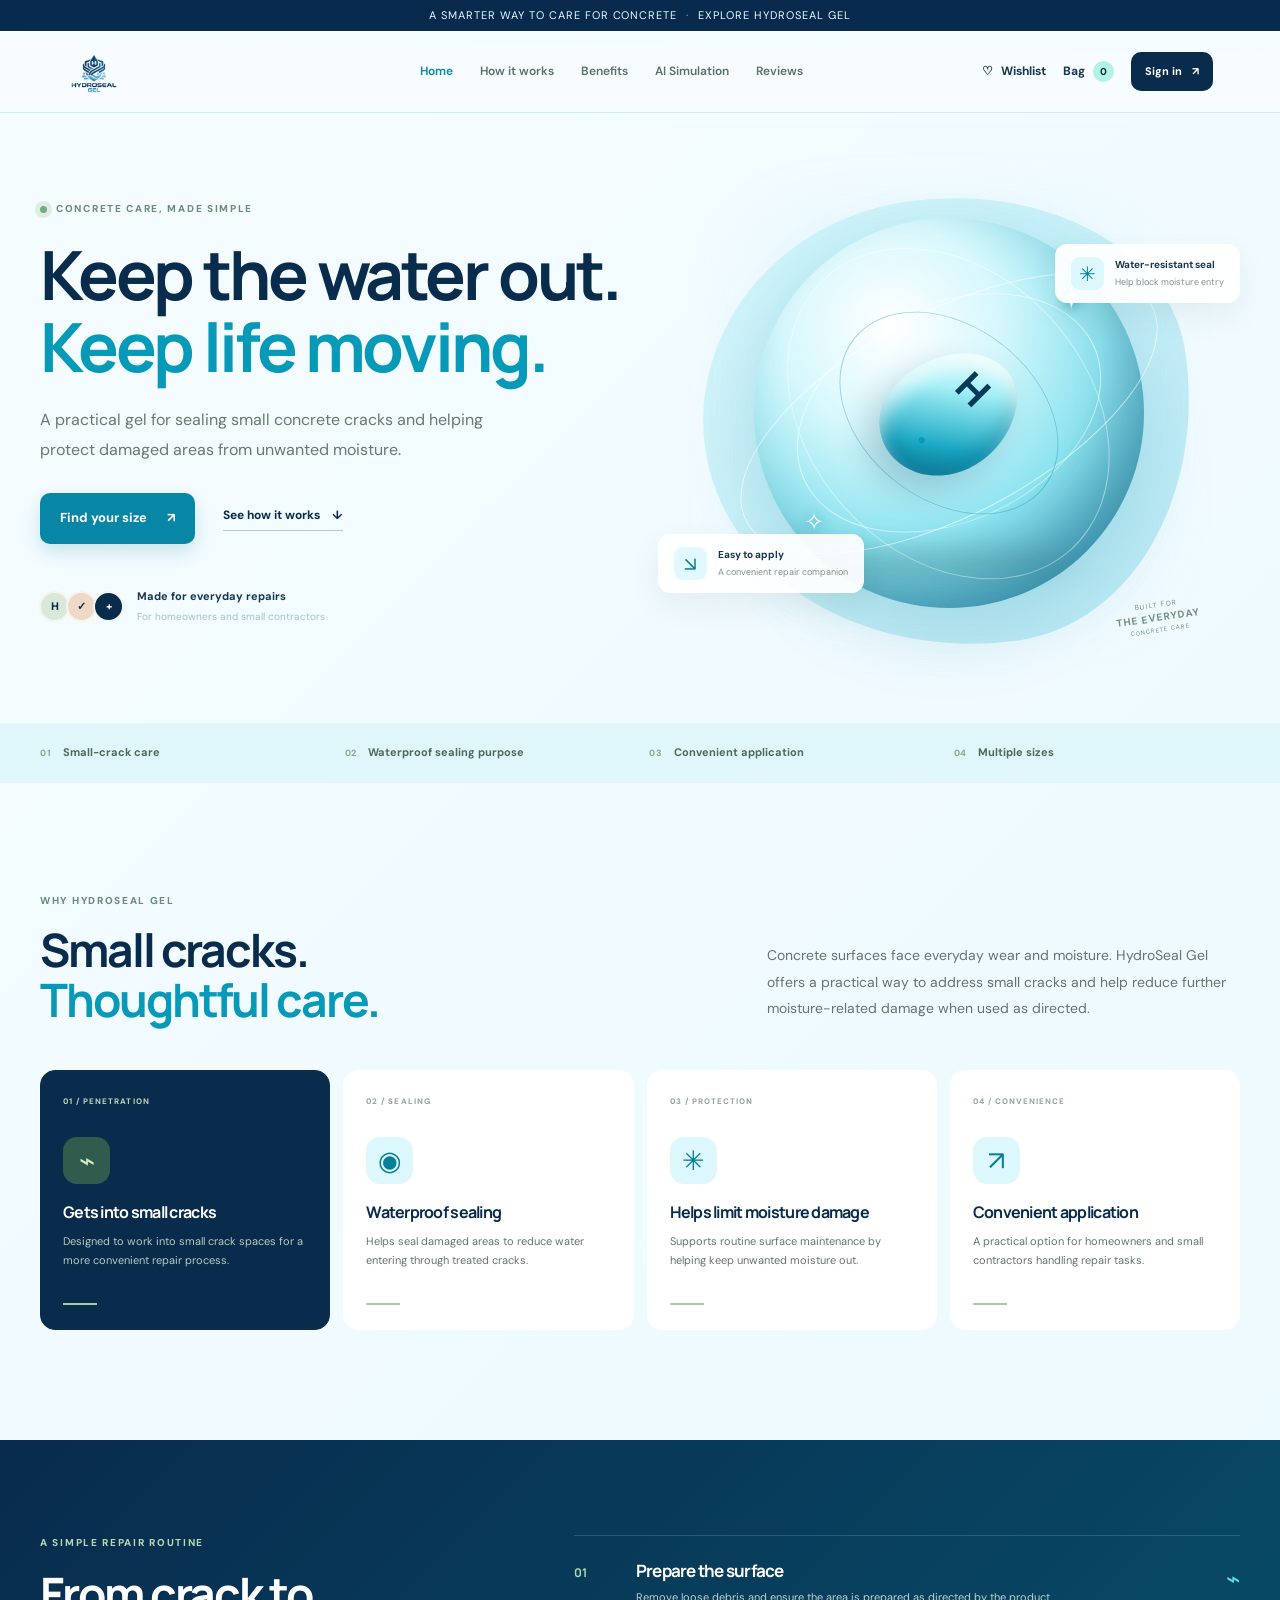
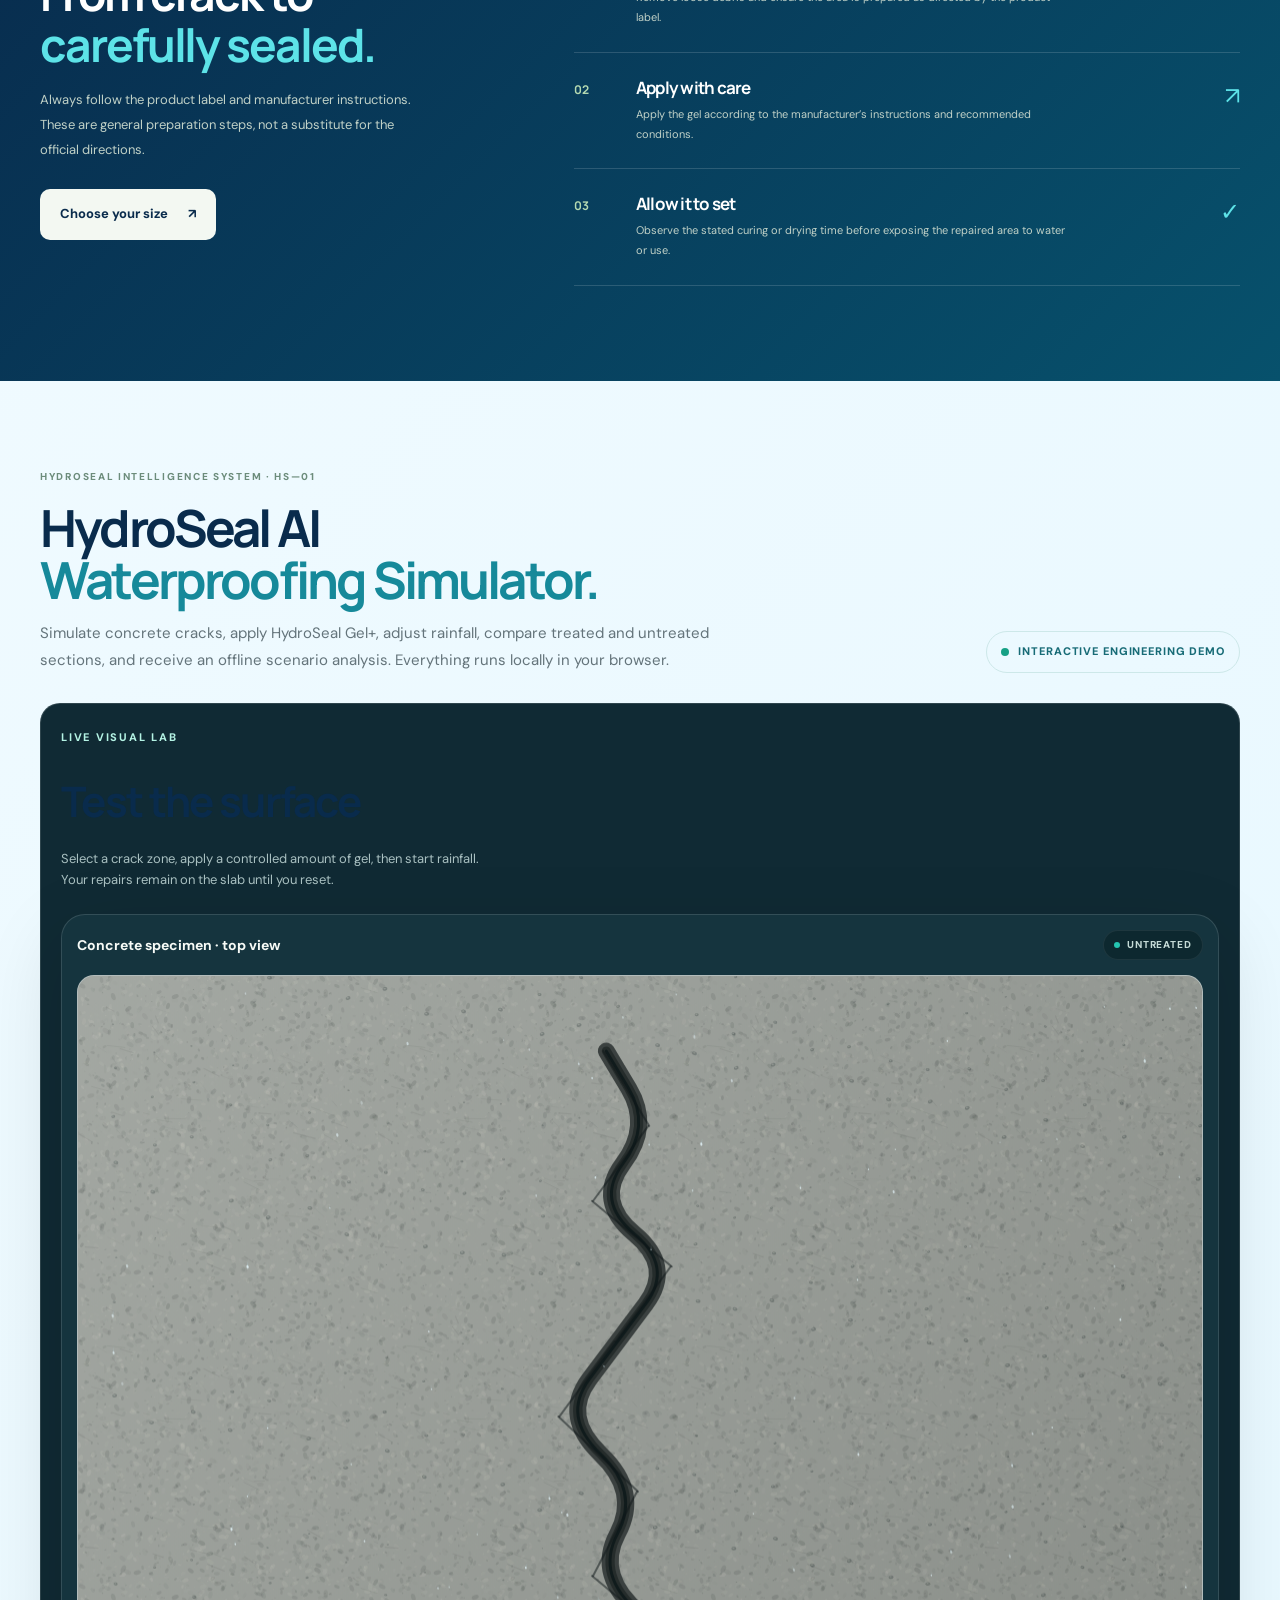
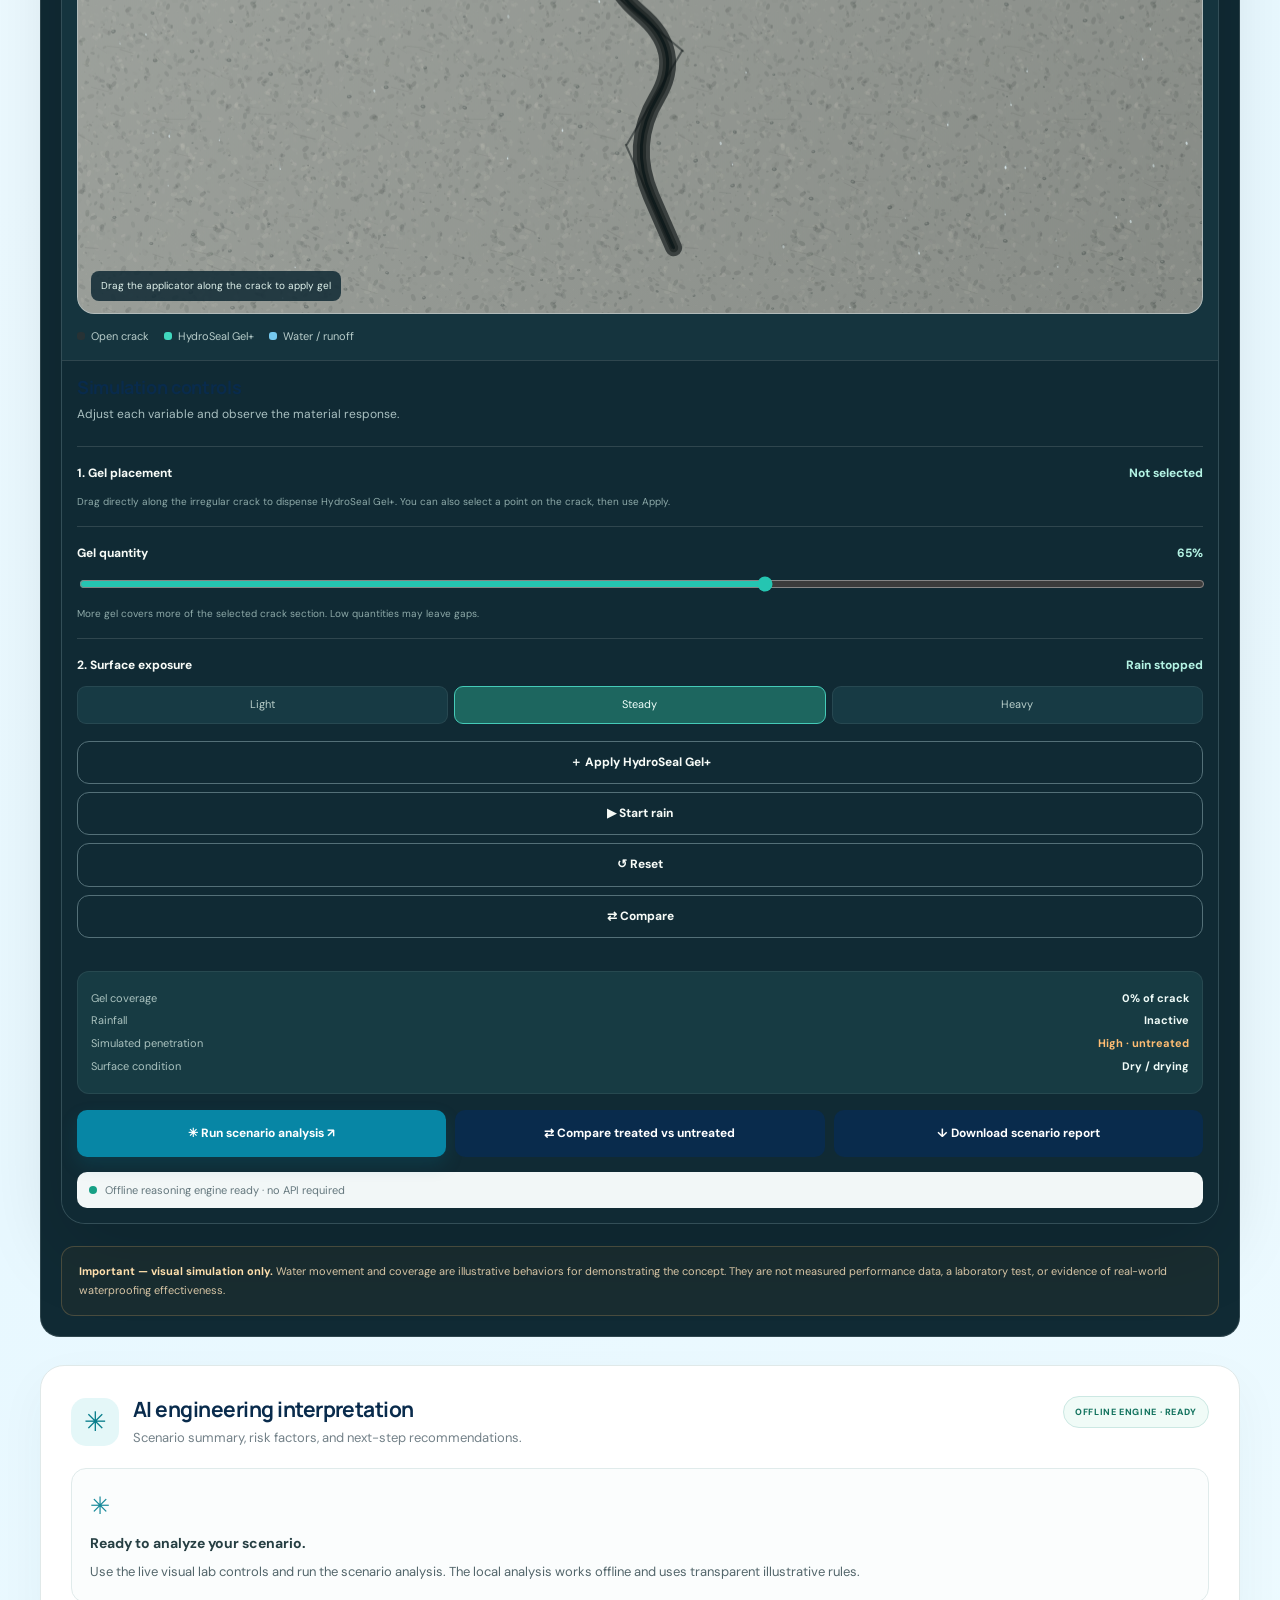
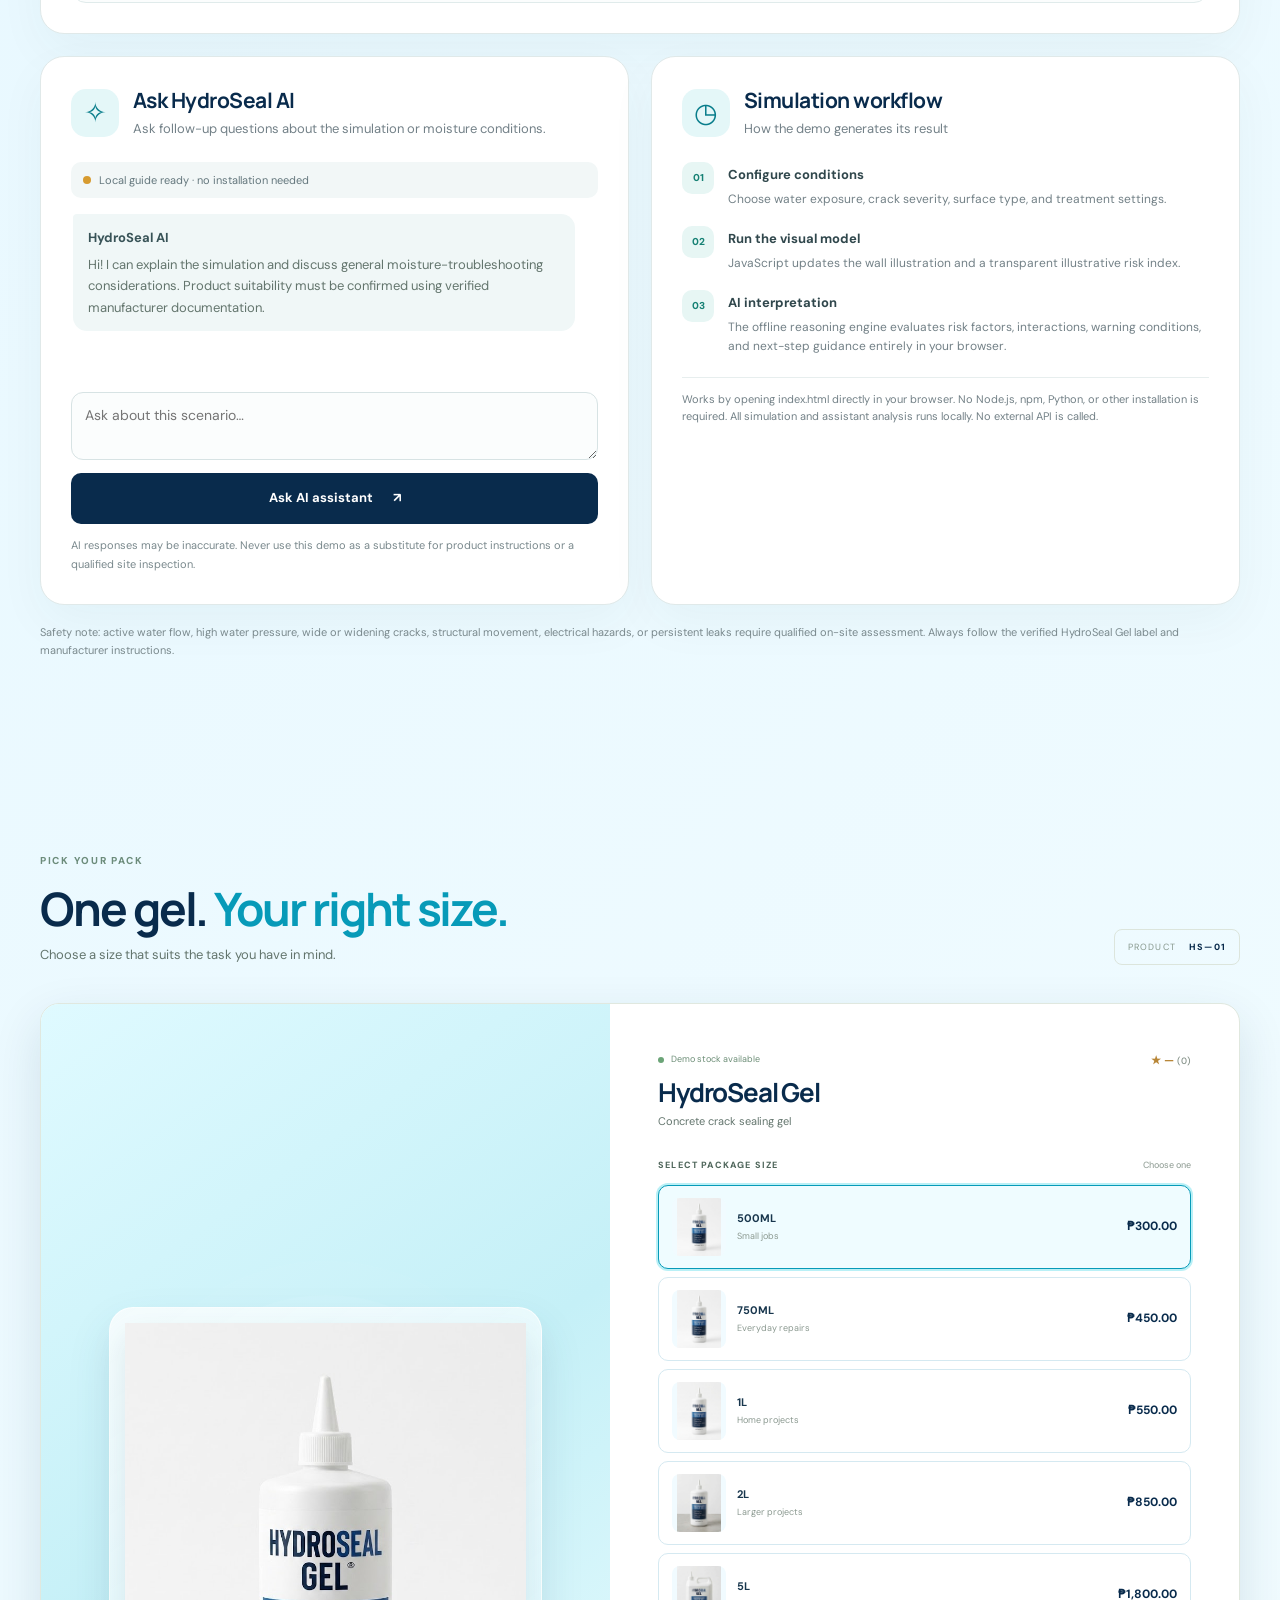
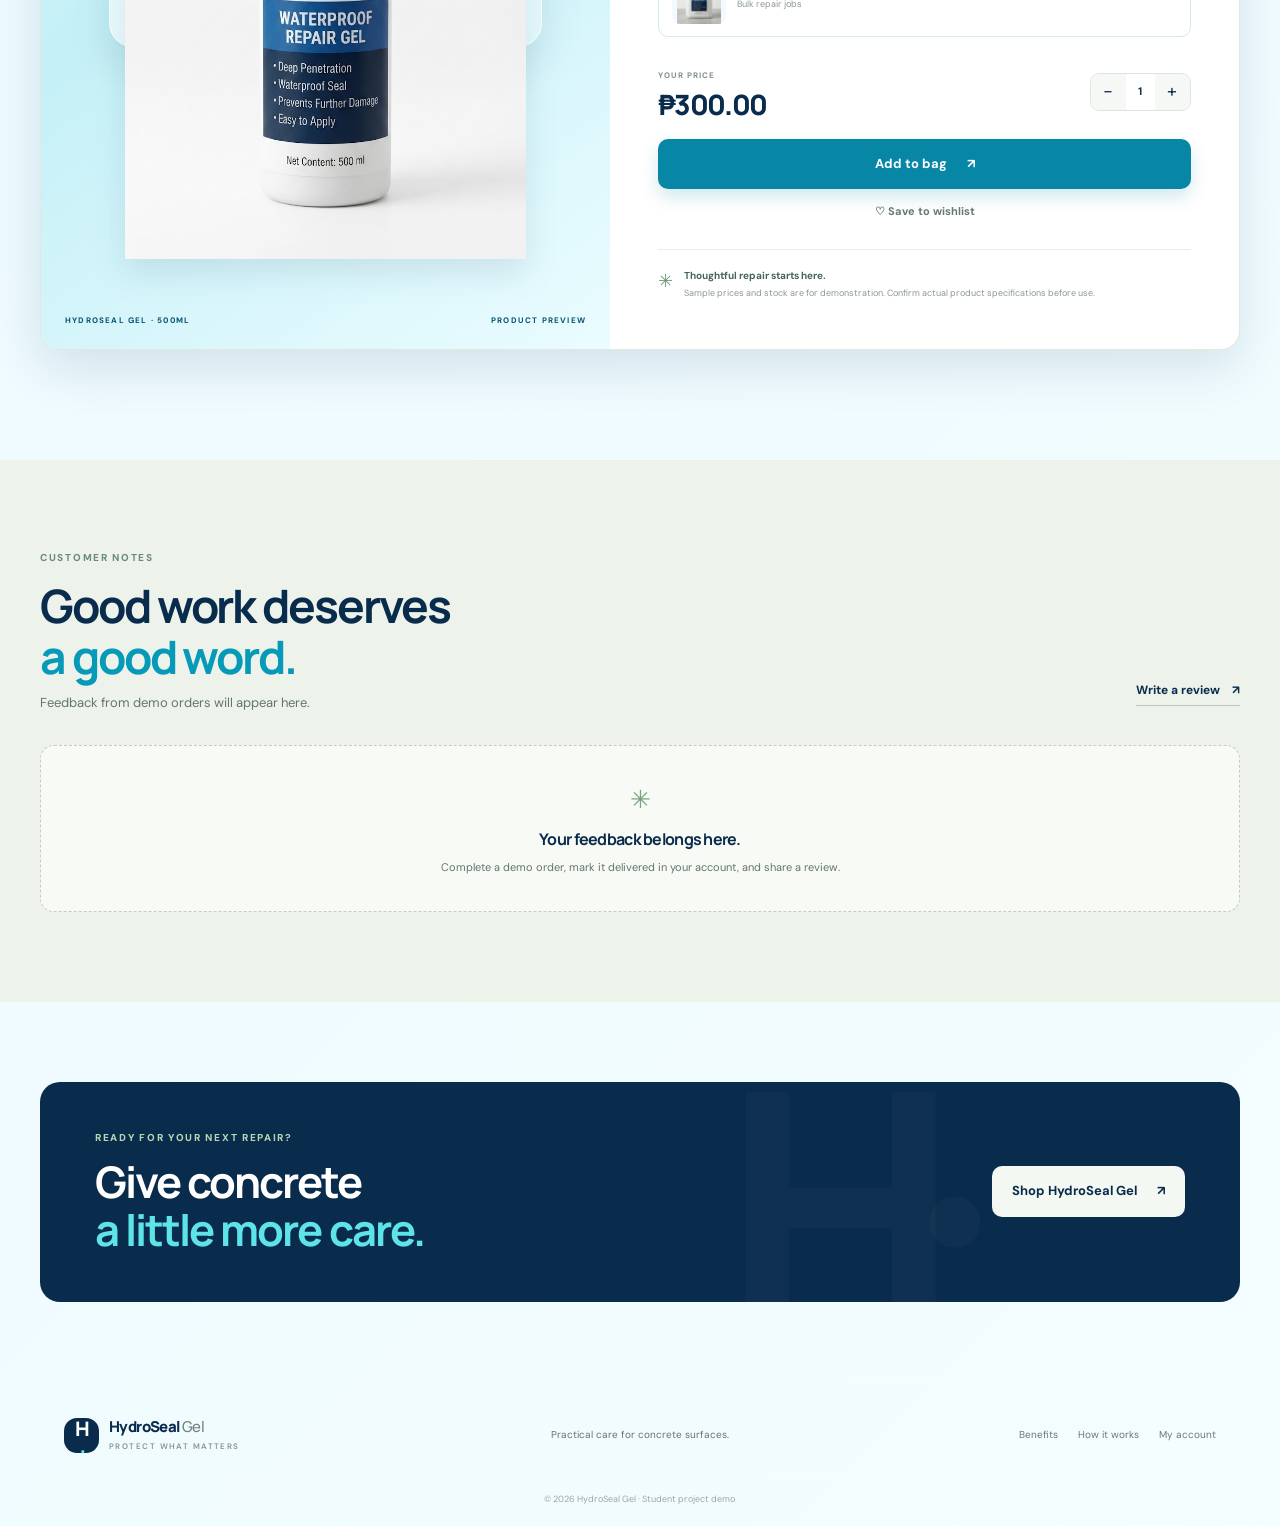
<file: index.html>
<!DOCTYPE html>
<html lang="en">
<head>
  <meta charset="UTF-8"><meta name="viewport" content="width=device-width, initial-scale=1">
  <meta name="theme-color" content="#123b35">
  <title>HydroSeal Gel — Keep Water Out</title>
  <link rel="preconnect" href="https://fonts.googleapis.com">
  <link href="https://fonts.googleapis.com/css2?family=DM+Sans:wght@400;500;600;700&family=Manrope:wght@400;500;600;700;800&display=swap" rel="stylesheet">
  <link rel="stylesheet" href="style.css">

<style>
.integrated-rain-lab{margin:26px 0 34px;padding:clamp(16px,2.5vw,28px);border:1px solid rgba(37,197,177,.28);border-radius:22px;background:linear-gradient(145deg,rgba(20,56,64,.72),rgba(11,34,42,.72));overflow:hidden}
.integrated-rain-heading{display:flex;align-items:flex-end;justify-content:space-between;gap:18px;margin-bottom:18px}
.integrated-rain-heading h3{margin:7px 0;font-size:clamp(22px,3vw,32px);letter-spacing:-.035em}
.integrated-rain-heading p{margin:0;max-width:720px;color:var(--muted,#a9c0c1);font-size:13px;line-height:1.75}
.integrated-rain-frame{display:block;width:100%;height:1450px;border:1px solid rgba(255,255,255,.12);border-radius:16px;background:#102a34}
@media(max-width:700px){.integrated-rain-heading{align-items:flex-start;flex-direction:column}.integrated-rain-frame{height:1780px}}

.offline-engine-panel{display:flex;align-items:flex-start;gap:13px;margin:16px 0;padding:15px;border:1px solid rgba(37,197,177,.28);border-radius:14px;background:rgba(37,197,177,.07)}.offline-engine-mark{display:grid;place-items:center;flex:0 0 34px;height:34px;border-radius:10px;background:rgba(37,197,177,.15);color:#5ce0c9;font-size:19px}.offline-engine-panel b{display:block;font-size:13px}.offline-engine-panel p{margin:5px 0 0;color:var(--muted,#a9c0c1);font-size:12px;line-height:1.65}
</style>

</head>
<body data-page="home">
  <div class="announcement">A smarter way to care for concrete <span>·</span> Explore HydroSeal Gel</div>
  <header class="site-header">
    <a class="brand" href="index.html"><img class="brand-logo" src="images/HydroSeal.png" alt="HydroSeal logo"></a>
    <button class="menu-toggle" aria-label="Open menu" onclick="toggleMenu()">☰</button>
    <nav class="main-nav" id="mainNav">
      <a class="active" href="index.html">Home</a><a href="#how-it-works">How it works</a><a href="#features">Benefits</a><a href="#hydroseal-lab">AI Simulation</a><a href="#reviews">Reviews</a>
    </nav>
    <div class="header-actions">
      <a class="icon-link" href="account.html#wishlist" aria-label="Wishlist">♡ <span>Wishlist</span></a>
      <a class="icon-link cart-link" href="cart.html">Bag <span class="cart-count" id="cartCount">0</span></a>
      <a class="button button-small button-dark" data-account-link href="auth.html">Sign in <span>↗</span></a>
    </div>
  </header>

  <main>
    <section class="hero section-wrap">
      <div class="hero-copy">
        <div class="eyebrow"><span class="eyebrow-dot"></span> CONCRETE CARE, MADE SIMPLE</div>
        <h1>Keep the water out.<br><em>Keep life moving.</em></h1>
        <p class="hero-text">A practical gel for sealing small concrete cracks and helping protect damaged areas from unwanted moisture.</p>
        <div class="hero-actions"><a class="button button-primary" href="#shop">Find your size <span>↗</span></a><a class="text-link" href="#how-it-works">See how it works <span>↓</span></a></div>
        <div class="hero-proof"><div class="avatar-stack"><span>H</span><span>✓</span><span>+</span></div><div><strong>Made for everyday repairs</strong><small>For homeowners and small contractors</small></div></div>
      </div>
      <div class="hero-art">
        <div class="art-glow"></div><div class="art-tag tag-top"><span class="tag-icon">✳</span><span><b>Water-resistant seal</b><small>Help block moisture entry</small></span></div>
        <div class="product-stage">
          <div class="stage-orbit orbit-one"></div><div class="stage-orbit orbit-two"></div>
          <div class="hero-water-art" aria-hidden="true"><span class="water-ring ring-a"></span><span class="water-ring ring-b"></span><span class="water-drop">H<span>·</span></span><span class="water-spark spark-a">✦</span><span class="water-spark spark-b">✧</span></div>
          <div class="floor-shadow"></div>
        </div>
        <div class="art-tag tag-bottom"><span class="drop-icon">↘</span><span><b>Easy to apply</b><small>A convenient repair companion</small></span></div>
        <div class="art-stamp">BUILT FOR<br><strong>THE EVERYDAY</strong><span>CONCRETE CARE</span></div>
      </div>
    </section>

    <section class="trust-strip"><div><span>01</span> Small-crack care</div><div><span>02</span> Waterproof sealing purpose</div><div><span>03</span> Convenient application</div><div><span>04</span> Multiple sizes</div></section>

    <section class="section-wrap intro-section" id="features">
      <div class="section-kicker">WHY HYDROSEAL GEL</div>
      <div class="split-heading"><h2>Small cracks.<br><em>Thoughtful care.</em></h2><p>Concrete surfaces face everyday wear and moisture. HydroSeal Gel offers a practical way to address small cracks and help reduce further moisture-related damage when used as directed.</p></div>
      <div class="feature-grid">
        <article class="feature-card feature-dark"><span class="feature-number">01 / PENETRATION</span><div class="feature-icon">⌁</div><h3>Gets into small cracks</h3><p>Designed to work into small crack spaces for a more convenient repair process.</p><span class="feature-line"></span></article>
        <article class="feature-card"><span class="feature-number">02 / SEALING</span><div class="feature-icon icon-water">◉</div><h3>Waterproof sealing</h3><p>Helps seal damaged areas to reduce water entering through treated cracks.</p><span class="feature-line"></span></article>
        <article class="feature-card"><span class="feature-number">03 / PROTECTION</span><div class="feature-icon">✳</div><h3>Helps limit moisture damage</h3><p>Supports routine surface maintenance by helping keep unwanted moisture out.</p><span class="feature-line"></span></article>
        <article class="feature-card"><span class="feature-number">04 / CONVENIENCE</span><div class="feature-icon">↗</div><h3>Convenient application</h3><p>A practical option for homeowners and small contractors handling repair tasks.</p><span class="feature-line"></span></article>
      </div>
    </section>

    <section class="how-section" id="how-it-works"><div class="section-wrap how-inner">
      <div class="how-copy"><div class="section-kicker light-kicker">A SIMPLE REPAIR ROUTINE</div><h2>From crack to<br><em>carefully sealed.</em></h2><p>Always follow the product label and manufacturer instructions. These are general preparation steps, not a substitute for the official directions.</p><a class="button button-light" href="#shop">Choose your size <span>↗</span></a></div>
      <div class="steps-list"><div class="step"><span>01</span><div><h3>Prepare the surface</h3><p>Remove loose debris and ensure the area is prepared as directed by the product label.</p></div><span class="step-symbol">⌁</span></div><div class="step"><span>02</span><div><h3>Apply with care</h3><p>Apply the gel according to the manufacturer’s instructions and recommended conditions.</p></div><span class="step-symbol">↗</span></div><div class="step"><span>03</span><div><h3>Allow it to set</h3><p>Observe the stated curing or drying time before exposing the repaired area to water or use.</p></div><span class="step-symbol">✓</span></div></div>
    </div></section>


    <section class="hydroseal-lab section-wrap" id="hydroseal-lab">
      <div class="section-kicker">HYDROSEAL INTELLIGENCE SYSTEM · HS—01</div>
      <div class="lab-heading">
        <div>
          <h2>HydroSeal AI<br><em>Waterproofing Simulator.</em></h2>
          <p>Simulate concrete cracks, apply HydroSeal Gel+, adjust rainfall, compare treated and untreated sections, and receive an offline scenario analysis. Everything runs locally in your browser.</p>
        </div>
        <div class="lab-pill"><span class="lab-pulse"></span> INTERACTIVE ENGINEERING DEMO</div>
      </div>

      <style>
:root{--navy:#102a34;--navy2:#173e48;--teal:#25c5b1;--mint:#b4f3e4;--cream:#f4f5ef;--muted:#a9c0c1;--line:rgba(255,255,255,.13);--orange:#ffbd73}
#hydrosealInlineSim{background:#102a34;color:#f7fbf7;border:1px solid rgba(255,255,255,.13);border-radius:20px;padding:20px;margin:18px 0 28px}
#hydrosealInlineSim .wrap{width:min(1200px,92vw);margin:auto}#hydrosealInlineSim .eyebrow{display:inline-flex;align-items:center;gap:8px;color:var(--mint);font-size:11px;letter-spacing:.16em;text-transform:uppercase;font-weight:800}#hydrosealInlineSim .dot{width:7px;height:7px;border-radius:50%;background:var(--teal);box-shadow:0 0 0 5px #25c5b11d}#hydrosealInlineSim .btn{border:1px solid #547078;border-radius:12px;background:transparent;color:#f7fbf7;padding:13px 18px;font-weight:750}#hydrosealInlineSim .btn:hover{transform:translateY(-1px)}#hydrosealInlineSim .section{padding:50px 0}#hydrosealInlineSim .section-head{display:flex;justify-content:space-between;align-items:end;gap:25px;margin-bottom:24px}#hydrosealInlineSim .section-head h2{font-size:clamp(28px,3.5vw,42px);letter-spacing:-.04em;margin:9px 0 0}#hydrosealInlineSim .section-head p{color:var(--muted);max-width:440px;font-size:13px;margin:0}#hydrosealInlineSim .sim-shell{display:grid;grid-template-columns:minmax(0,1.5fr) minmax(290px,.8fr);border:1px solid var(--line);border-radius:24px;overflow:hidden;background:#15343e;box-shadow:0 25px 80px #0002}#hydrosealInlineSim .stage-column{padding:20px;min-width:0}#hydrosealInlineSim .stage-top{display:flex;justify-content:space-between;align-items:center;gap:12px;margin-bottom:15px}#hydrosealInlineSim .stage-top strong{font-size:14px}#hydrosealInlineSim .live-pill{display:inline-flex;align-items:center;gap:7px;border-radius:999px;padding:6px 10px;background:#0d282f;border:1px solid #ffffff12;color:#c5dbd7;font-size:10px;font-weight:800;letter-spacing:.09em;text-transform:uppercase}#hydrosealInlineSim .live-pill i{width:6px;height:6px;background:var(--teal);border-radius:50%}#hydrosealInlineSim .canvas-wrap{position:relative;border-radius:17px;overflow:hidden;background:#a7b2b0;aspect-ratio:1.45;min-height:250px;border:1px solid #ffffff22}#hydrosealInlineSim .canvas-wrap canvas{position:absolute;inset:0;width:100%;height:100%;display:block}#hydrosealInlineSim .canvas-hint{position:absolute;left:13px;bottom:12px;background:#102a34d9;color:#e2f4ee;padding:7px 10px;border-radius:8px;font-size:10px;pointer-events:none}#hydrosealInlineSim .legend{display:flex;flex-wrap:wrap;gap:15px;margin:14px 0 0;color:#b7ccca;font-size:11px}#hydrosealInlineSim .legend span{display:flex;align-items:center;gap:6px}#hydrosealInlineSim .swatch{width:8px;height:8px;border-radius:3px}#hydrosealInlineSim .control-column{background:#102a34;padding:24px;border-left:1px solid var(--line)}#hydrosealInlineSim .control-column h3{margin:0 0 5px;font-size:18px;letter-spacing:-.02em}#hydrosealInlineSim .sub{font-size:12px;color:var(--muted);margin:0 0 22px}#hydrosealInlineSim .control-group{padding:17px 0;border-top:1px solid var(--line)}#hydrosealInlineSim .control-label{display:flex;justify-content:space-between;gap:10px;align-items:center;font-size:12px;font-weight:750;margin-bottom:11px}#hydrosealInlineSim .control-label output{color:var(--mint);font-variant-numeric:tabular-nums}#hydrosealInlineSim .segmented{display:grid;grid-template-columns:repeat(3,1fr);gap:6px}#hydrosealInlineSim .segmented button{background:#173a44;color:#b8ceca;border:1px solid #ffffff12;border-radius:9px;padding:9px 5px;font-size:11px}#hydrosealInlineSim .segmented button.active{background:#1d665f;color:#effffb;border-color:#45cbb8}#hydrosealInlineSim .range{width:100%;accent-color:var(--teal)}#hydrosealInlineSim .help{font-size:10px;color:#8eaaa9;margin-top:7px;line-height:1.5}#hydrosealInlineSim .control-buttons{display:grid;grid-template-columns:1fr 1fr;gap:8px;margin-top:17px}#hydrosealInlineSim .control-buttons .btn{font-size:12px;padding:11px 8px}#hydrosealInlineSim .control-buttons .primary{grid-column:span 2}#hydrosealInlineSim .status-card{margin-top:16px;background:#173b43;border:1px solid #ffffff12;border-radius:12px;padding:13px}#hydrosealInlineSim .status-row{display:flex;justify-content:space-between;gap:10px;font-size:11px;margin:5px 0;color:#aac2bf}#hydrosealInlineSim .status-row strong{color:#effbf8;font-weight:700;text-align:right}#hydrosealInlineSim .status-row .good{color:var(--mint)}#hydrosealInlineSim .status-row .warn{color:var(--orange)}#hydrosealInlineSim .disclaimer{margin-top:22px;border:1px solid #d7a86640;background:#4b3b252b;color:#d7c5a5;padding:15px 17px;border-radius:13px;font-size:11px;line-height:1.7}#hydrosealInlineSim .disclaimer strong{color:#ffe0ad}#hydrosealInlineSim .sim-shell{grid-template-columns:1fr}#hydrosealInlineSim .control-column{border-left:0;border-top:1px solid var(--line)}#hydrosealInlineSim .section-head{align-items:start;flex-direction:column}#hydrosealInlineSim .canvas-wrap{aspect-ratio:1.2}#hydrosealInlineSim .stage-column,#hydrosealInlineSim .control-column{padding:15px}#hydrosealInlineSim .canvas-wrap{min-height:230px}#hydrosealInlineSim .control-buttons{grid-template-columns:1fr}#hydrosealInlineSim .control-buttons .primary{grid-column:auto}
#hydrosealInlineSim .sim-shell{width:100%}
@media(max-width:900px){#hydrosealInlineSim .sim-shell{grid-template-columns:1fr}#hydrosealInlineSim .control-column{border-left:0;border-top:1px solid var(--line)}}
@media(max-width:600px){#hydrosealInlineSim .stage-column,#hydrosealInlineSim .control-column{padding:14px}#hydrosealInlineSim .canvas-wrap{min-height:220px}}

#hydrosealInlineSim .lab-action-row{display:grid;grid-template-columns:repeat(3,minmax(0,1fr));gap:9px;margin-top:16px}
#hydrosealInlineSim .lab-action-row button{min-height:46px;font-size:12px;line-height:1.4}
#hydrosealInlineSim .comparison-panel{margin-top:16px;padding:14px;border:1px solid #ffffff1c;border-radius:16px;background:#0c252d}
#hydrosealInlineSim .comparison-title{display:flex;justify-content:space-between;align-items:center;gap:10px;margin-bottom:12px;color:#b4f3e4;font-size:11px;font-weight:850;letter-spacing:.1em}
#hydrosealInlineSim .comparison-title small{font-size:10px;letter-spacing:0;color:#a9c0c1;font-weight:500}
#hydrosealInlineSim .comparison-grid{display:grid;grid-template-columns:1fr 1fr;gap:12px}
#hydrosealInlineSim .comparison-view{min-width:0;overflow:hidden;border:1px solid #ffffff18;border-radius:12px;background:#183840}
#hydrosealInlineSim .comparison-view-head{display:flex;justify-content:space-between;gap:8px;align-items:center;padding:10px 11px;font-size:11px}
#hydrosealInlineSim .comparison-view-head b{letter-spacing:.08em}#hydrosealInlineSim .before .comparison-view-head b{color:#ffbd73}#hydrosealInlineSim .after .comparison-view-head b{color:#54ead0}
#hydrosealInlineSim .comparison-view-head span{color:#a9c0c1;font-size:10px}
#hydrosealInlineSim .comparison-view canvas{display:block;width:100%;height:auto;aspect-ratio:1.45;background:#999e98}
#hydrosealInlineSim .comparison-view p{padding:9px 11px;margin:0;color:#b7ccca;font-size:10px;line-height:1.55;min-height:48px}
#hydrosealInlineSim .comparison-metrics{display:grid;grid-template-columns:repeat(3,1fr);gap:8px;margin-top:10px}
#hydrosealInlineSim .comparison-metrics div{padding:10px;border-radius:9px;background:#173b43}
#hydrosealInlineSim .comparison-metrics span{display:block;color:#a9c0c1;font-size:10px}
#hydrosealInlineSim .comparison-metrics b{display:block;margin-top:4px;color:#effbf8;font-size:15px}
@media(max-width:650px){#hydrosealInlineSim .lab-action-row{grid-template-columns:1fr}#hydrosealInlineSim .comparison-grid{grid-template-columns:1fr}#hydrosealInlineSim .comparison-title{align-items:flex-start;flex-direction:column}}

</style>
<section id="hydrosealInlineSim">
  <div class="section-head"><div><div class="eyebrow">Live visual lab</div><h2>Test the surface</h2></div><p>Select a crack zone, apply a controlled amount of gel, then start rainfall. Your repairs remain on the slab until you reset.</p></div>
  <div class="sim-shell">
    <div class="stage-column"><div class="stage-top"><strong>Concrete specimen · top view</strong><span class="live-pill"><i></i><span id="modeBadge">Untreated</span></span></div>
      <div class="canvas-wrap"><canvas id="simCanvas" aria-label="Interactive concrete crack and rainfall simulation"></canvas><div class="canvas-hint" id="canvasHint">Drag the applicator along the crack to apply gel</div></div>
      <div class="legend"><span><i class="swatch" style="background:#273235"></i> Open crack</span><span><i class="swatch" style="background:#40d7be"></i> HydroSeal Gel+</span><span><i class="swatch" style="background:#75c9ef"></i> Water / runoff</span></div>
    </div>
    <aside class="control-column"><h3>Simulation controls</h3><p class="sub">Adjust each variable and observe the material response.</p>
      <div class="control-group"><div class="control-label"><span>1. Gel placement</span><output id="sectionOutput">Not selected</output></div><div class="help">Drag directly along the irregular crack to dispense HydroSeal Gel+. You can also select a point on the crack, then use Apply.</div></div>
      <div class="control-group"><div class="control-label"><label for="amount">Gel quantity</label><output id="amountOutput">65%</output></div><input class="range" id="amount" type="range" min="10" max="100" value="65" step="5"><div class="help">More gel covers more of the selected crack section. Low quantities may leave gaps.</div></div>
      <div class="control-group"><div class="control-label"><span>2. Surface exposure</span><output id="rainOutput">Rain stopped</output></div><div class="segmented"><button id="rainLight">Light</button><button id="rainMed" class="active">Steady</button><button id="rainHeavy">Heavy</button></div><div class="control-buttons"><button class="btn primary" id="applyBtn">＋ Apply HydroSeal Gel+</button><button class="btn" id="rainBtn">▶ Start rain</button><button class="btn" id="resetBtn">↺ Reset</button><button class="btn" id="compareBtn">⇄ Compare</button></div></div>
      <div class="status-card"><div class="status-row"><span>Gel coverage</span><strong id="coverageStatus">0% of crack</strong></div><div class="status-row"><span>Rainfall</span><strong id="rainStatus">Inactive</strong></div><div class="status-row"><span>Simulated penetration</span><strong id="penetrationStatus" class="warn">High · untreated</strong></div><div class="status-row"><span>Surface condition</span><strong id="surfaceStatus">Dry concrete</strong></div></div>
      <div class="lab-action-row" aria-label="Live visual lab analysis actions">
        <button class="button button-primary" type="button" id="runAdvancedSimulation">✳ Run scenario analysis ↗</button>
        <button class="button button-dark" type="button" id="compareScenarioBtn">⇄ Compare treated vs untreated</button>
        <button class="button button-dark" type="button" id="downloadScenarioBtn">↓ Download scenario report</button>
      </div>
      <div class="simulation-ai-status" id="simulationAiStatus"><span class="status-dot"></span> Offline reasoning engine ready · no API required</div>
      <div class="comparison-panel" id="liveComparison" hidden aria-live="polite">
        <div class="comparison-title"><span>BEFORE / AFTER COMPARISON</span><small>Illustrative visual comparison</small></div>
        <div class="comparison-grid">
          <div class="comparison-view before"><div class="comparison-view-head"><b>BEFORE</b><span>Untreated concrete</span></div><canvas id="beforeCanvas" aria-label="Untreated concrete crack comparison"></canvas><p>Open crack path · water can follow the unsealed gap.</p></div>
          <div class="comparison-view after"><div class="comparison-view-head"><b>AFTER</b><span>Gel coverage shown</span></div><canvas id="afterCanvas" aria-label="Concrete crack with simulated HydroSeal Gel coverage"></canvas><p>Coverage is visualized; actual sealing depends on product and application conditions.</p></div>
        </div>
        <div class="comparison-metrics"><div><span>Gel coverage</span><b id="compareCoverage">0%</b></div><div><span>Rain setting</span><b id="compareRain">Steady</b></div><div><span>Open sections</span><b id="compareGaps">3 of 3</b></div></div>
      </div>
    </aside>
  </div>
  <div class="disclaimer"><strong>Important — visual simulation only.</strong> Water movement and coverage are illustrative behaviors for demonstrating the concept. They are not measured performance data, a laboratory test, or evidence of real-world waterproofing effectiveness.</div>
</section>
      <div hidden aria-hidden="true">
        <div id="wallScene"><span id="sceneStatus"></span><span id="wallCallout"></span><div id="gelSurface"></div><div id="gelPath"></div><div id="waterPath"></div><div id="crackPath"></div></div>
      </div>
      <script>
(() => {
const canvas=document.getElementById('simCanvas'),ctx=canvas.getContext('2d');
const $=id=>document.getElementById(id);
const state={rain:false,intensity:2,selectedT:null,amount:65,repairs:[],drops:[],surfaceDrops:[],ripples:[],time:0,compare:false,last:0,wet:0,penetration:0};
const crackPts=[{x:.47,y:.08},{x:.51,y:.16},{x:.46,y:.24},{x:.53,y:.31},{x:.48,y:.39},{x:.43,y:.47},{x:.50,y:.55},{x:.46,y:.64},{x:.54,y:.72},{x:.49,y:.82},{x:.53,y:.93}];
let W=900,H=600,dpr=1,texture=null;
function resize(){const r=canvas.getBoundingClientRect();dpr=Math.min(devicePixelRatio||1,2);W=r.width;H=r.height;canvas.width=Math.round(W*dpr);canvas.height=Math.round(H*dpr);ctx.setTransform(dpr,0,0,dpr,0,0);makeTexture();draw();}
function makeTexture(){texture=document.createElement('canvas');texture.width=300;texture.height=300;const t=texture.getContext('2d');t.fillStyle='#999e98';t.fillRect(0,0,300,300);for(let i=0;i<3200;i++){const x=Math.random()*300,y=Math.random()*300,r=Math.random()*2+.25;t.fillStyle=Math.random()>.5?`rgba(235,233,219,${Math.random()*.12})`:`rgba(28,39,38,${Math.random()*.14})`;t.beginPath();t.ellipse(x,y,r*1.7,r,Math.random()*3,0,Math.PI*2);t.fill();}for(let i=0;i<90;i++){t.strokeStyle='rgba(42,49,45,.09)';t.lineWidth=Math.random()*1.3;t.beginPath();let x=Math.random()*300,y=Math.random()*300;t.moveTo(x,y);t.lineTo(x+Math.random()*25,y+Math.random()*10);t.stroke();}}
function pt(p){return{x:p.x*W,y:p.y*H}}
function pathCrack(a=0,b=1){const p=crackPts.map(pt);ctx.beginPath();ctx.moveTo(p[0].x,p[0].y);for(let i=1;i<p.length;i++){const prev=p[i-1],cur=p[i],mx=(prev.x+cur.x)/2,my=(prev.y+cur.y)/2;ctx.quadraticCurveTo(prev.x,prev.y,mx,my)}ctx.lineTo(p[p.length-1].x,p[p.length-1].y)}
function drawConcrete(){ctx.save();ctx.fillStyle=texture?ctx.createPattern(texture,'repeat'):'#999';ctx.fillRect(0,0,W,H);
// Visible tiny pores and pinholes across the concrete surface.
for(let i=0;i<520;i++){const x=((i*137.51)%997)/997*W,y=((i*83.73+Math.sin(i*2.17)*13)%991)/991*H,r=.45+(i%5)*.34;ctx.fillStyle='rgba(31,43,42,.30)';ctx.beginPath();ctx.ellipse(x,y,r*1.35,r,((i%7)-3)*.12,0,Math.PI*2);ctx.fill();ctx.fillStyle='rgba(230,236,222,.24)';ctx.beginPath();ctx.ellipse(x-r*.22,y-r*.25,r*.65,r*.42,0,0,Math.PI*2);ctx.fill();}
let shade=ctx.createLinearGradient(0,0,W,H);shade.addColorStop(0,'rgba(255,255,255,.1)');shade.addColorStop(1,'rgba(0,0,0,.12)');ctx.fillStyle=shade;ctx.fillRect(0,0,W,H);if(state.wet>0){ctx.fillStyle=`rgba(25,54,62,${state.wet*.25})`;ctx.fillRect(0,0,W,H);for(let i=0;i<50;i++){let x=(i*137%997)/997*W,y=(i*211%991)/991*H;ctx.fillStyle=`rgba(205,233,240,${state.wet*.12})`;ctx.beginPath();ctx.ellipse(x,y,2+state.wet*2,1+state.wet,0,0,7);ctx.fill();}}ctx.restore();}
function drawCrack(){pathCrack();ctx.lineCap='round';ctx.lineJoin='round';ctx.strokeStyle='#3b4140';ctx.lineWidth=Math.max(8,W*.015);ctx.stroke();pathCrack();ctx.strokeStyle='#252c2b';ctx.lineWidth=Math.max(4,W*.008);ctx.stroke();pathCrack();ctx.strokeStyle='#101b1c';ctx.lineWidth=Math.max(1.5,W*.0025);ctx.stroke();
// interior shadow and rough edges
for(let i=0;i<crackPts.length-1;i++){let a=pt(crackPts[i]),b=pt(crackPts[i+1]);ctx.strokeStyle='rgba(15,23,24,.5)';ctx.lineWidth=2;ctx.beginPath();ctx.moveTo(a.x-3,a.y);ctx.lineTo(b.x-2,b.y);ctx.stroke();}
}
function pointOnCrack(t){const pos=t*(crackPts.length-1),i=Math.min(Math.floor(pos),crackPts.length-2),f=pos-i,a=pt(crackPts[i]),b=pt(crackPts[i+1]);return{x:a.x+(b.x-a.x)*f,y:a.y+(b.y-a.y)*f};}
function drawGel(){state.repairs.forEach(s=>{const from=s.start,to=s.end;let steps=Math.max(3,Math.round((to-from)*70));for(let j=0;j<steps;j++){let p1=pointOnCrack(from+(to-from)*j/steps),p2=pointOnCrack(from+(to-from)*(j+1)/steps);const width=Math.max(4,W*(.004+s.cover*.005));ctx.lineCap='round';ctx.strokeStyle='#127b76';ctx.lineWidth=width+3;ctx.beginPath();ctx.moveTo(p1.x,p1.y);ctx.lineTo(p2.x,p2.y);ctx.stroke();let g=ctx.createLinearGradient(p1.x-width,p1.y,p1.x+width,p1.y);g.addColorStop(0,'#168d83');g.addColorStop(.35,'#54ead0');g.addColorStop(.65,'#aaffee');g.addColorStop(1,'#238d83');ctx.strokeStyle=g;ctx.lineWidth=width;ctx.beginPath();ctx.moveTo(p1.x,p1.y);ctx.lineTo(p2.x,p2.y);ctx.stroke();ctx.strokeStyle='rgba(238,255,248,.85)';ctx.lineWidth=Math.max(1,width*.13);ctx.beginPath();ctx.moveTo(p1.x-width*.15,p1.y);ctx.lineTo(p2.x-width*.15,p2.y);ctx.stroke();}
// Capillary-like branches and pore mouths glow teal around the applied area.
const center=pointOnCrack((from+to)/2), spread=Math.max(26,W*(.025+s.cover*.045));for(let k=0;k<95;k++){const angle=k*2.39996,rad=spread*Math.sqrt((k+.5)/95),px=center.x+Math.cos(angle)*rad,py=center.y+Math.sin(angle)*rad*.72;if(px<4||px>W-4||py<4||py>H-4)continue;const pr=.8+(k%4)*.45;ctx.fillStyle='rgba(15,99,91,.85)';ctx.beginPath();ctx.arc(px,py,pr+1.1,0,Math.PI*2);ctx.fill();ctx.fillStyle=k%3===0?'rgba(177,255,236,.96)':'rgba(64,221,194,.9)';ctx.beginPath();ctx.arc(px-pr*.12,py-pr*.12,pr*.78,0,Math.PI*2);ctx.fill();if(k%8===0){ctx.strokeStyle='rgba(80,226,200,.65)';ctx.lineWidth=1.2;ctx.beginPath();ctx.moveTo(center.x,center.y);ctx.quadraticCurveTo((center.x+px)/2+Math.sin(k)*4,(center.y+py)/2,px,py);ctx.stroke();}}});if(state.selectedT!==null&&!state.rain){const q=pointOnCrack(state.selectedT);ctx.beginPath();ctx.arc(q.x,q.y,Math.max(6,W*.012),0,Math.PI*2);ctx.fillStyle='rgba(100,255,225,.24)';ctx.fill();ctx.beginPath();ctx.arc(q.x,q.y,Math.max(3,W*.006),0,Math.PI*2);ctx.strokeStyle='#bafff1';ctx.lineWidth=2;ctx.stroke();}}
function drawWater(){// runoff rivulets follow slope and branch to the crack
if(state.wet>.05){for(let i=0;i<12;i++){let x=(i*83+state.time*9*(.5+state.intensity))%W,y=((i*71+state.time*28)%H);ctx.strokeStyle=`rgba(113,203,237,${.08+state.wet*.14})`;ctx.lineWidth=1+state.intensity*.45;ctx.beginPath();ctx.moveTo(x,y);ctx.bezierCurveTo(x-5,y+10,x+4,y+19,x+1,y+31);ctx.stroke();}}
for(const d of state.drops){
 // Compact, irregular droplets with only a subtle motion tail; avoids uniform ruler-straight rain.
 const sway=Math.sin(state.time*1.35+d.phase)*d.curve;
 const dx=(d.wind||0)*.45+sway;
 const tail=Math.min(d.len,1.5+d.vy*.38);
 ctx.save();
 ctx.globalAlpha=d.alpha;
 if(state.intensity===3 || d.vy>8){
   const grad=ctx.createLinearGradient(d.x-dx,d.y-tail,d.x+dx,d.y);
   grad.addColorStop(0,'rgba(183,226,245,0)');
   grad.addColorStop(.7,'rgba(188,229,246,.32)');
   grad.addColorStop(1,'rgba(240,252,255,.72)');
   ctx.strokeStyle=grad;ctx.lineWidth=Math.max(.45,d.r*.38);ctx.lineCap='round';
   ctx.beginPath();ctx.moveTo(d.x-dx,d.y-tail);ctx.quadraticCurveTo(d.x+dx*.2,d.y-tail*.3,d.x+dx,d.y);ctx.stroke();
 }
 // Small bright droplet head, varied shape and size.
 ctx.fillStyle='rgba(232,249,255,.94)';
 ctx.beginPath();ctx.ellipse(d.x+dx,d.y,Math.max(.55,d.r*.38),Math.max(.8,d.r*.62),-.2,0,Math.PI*2);ctx.fill();
 ctx.restore();
 if(d.y>H+5){
   d.y=-Math.random()*H*.2;d.x=Math.random()*W;
   d.r=.4+Math.random()*1.6;d.len=1.5+Math.random()*6;
   d.vy=3.5+Math.random()*7;d.wind=-1.2+Math.random()*2.4;
   d.curve=Math.random()*1.2;d.phase=Math.random()*Math.PI*2;
 }
 if(d.x>W+3)d.x=-2;if(d.x< -3)d.x=W+2;
}
// penetration below untreated crack segments
if(state.rain){const amount=state.repairs.reduce((a,s)=>a+(s.end-s.start)*s.cover,0);state.penetration=Math.max(0,1-Math.min(1,amount*2.8));}
if(state.rain&&state.penetration>.04){ctx.save();let grad=ctx.createLinearGradient(0,H*.3,0,H);grad.addColorStop(0,'rgba(65,156,197,0)');grad.addColorStop(1,`rgba(40,141,195,${.12*state.penetration})`);ctx.fillStyle=grad;ctx.fillRect(0,H*.3,W,H*.7);for(let i=0;i<5;i++){let p=pointOnCrack((i+1)/6);ctx.fillStyle=`rgba(69,177,224,${.25*state.penetration})`;ctx.beginPath();ctx.ellipse(p.x+8,p.y+12,3,10,0,0,7);ctx.fill();}ctx.restore();}
}
function drawSurfaceRain(){
 if(!state.rain && state.surfaceDrops.length===0 && state.ripples.length===0)return;
 ctx.save();
 // Small beads of water remain on the rough concrete instead of disappearing like falling streaks.
 for(const b of state.surfaceDrops){
   const alpha=Math.max(0,b.life)*(.45+state.wet*.45); if(alpha<=0)continue;
   ctx.globalAlpha=alpha;
   ctx.fillStyle='rgba(16,42,49,.22)';ctx.beginPath();ctx.ellipse(b.x+1.2,b.y+1.8,b.r*1.35,b.r*.9,-.2,0,Math.PI*2);ctx.fill();
   const g=ctx.createRadialGradient(b.x-b.r*.28,b.y-b.r*.32,.2,b.x,b.y,b.r*1.35);
   g.addColorStop(0,'rgba(250,255,255,.98)');g.addColorStop(.25,'rgba(206,239,248,.9)');g.addColorStop(.7,'rgba(116,180,199,.72)');g.addColorStop(1,'rgba(48,104,119,.32)');
   ctx.fillStyle=g;ctx.beginPath();ctx.ellipse(b.x,b.y,b.r*1.3,b.r*.92,-.18,0,Math.PI*2);ctx.fill();
   ctx.strokeStyle='rgba(241,253,255,.8)';ctx.lineWidth=.7;ctx.beginPath();ctx.ellipse(b.x-b.r*.12,b.y-b.r*.2,b.r*.56,b.r*.34,-.18,Math.PI*1.05,Math.PI*1.8);ctx.stroke();
 }
 for(const r of state.ripples){const a=Math.max(0,r.life)*.35;ctx.strokeStyle=`rgba(219,246,252,${a})`;ctx.lineWidth=.8;ctx.beginPath();ctx.ellipse(r.x,r.y,r.size*1.5,r.size*.62,-.1,0,Math.PI*2);ctx.stroke();}
 ctx.restore();
}
function drawSelection(){const start=state.section/3,end=(state.section+1)/3,p1=pointOnCrack(start),p2=pointOnCrack(end);ctx.save();ctx.setLineDash([5,5]);ctx.strokeStyle='rgba(255,213,130,.9)';ctx.lineWidth=1.5;ctx.beginPath();ctx.moveTo(p1.x+14,p1.y);ctx.lineTo(p2.x+14,p2.y);ctx.stroke();ctx.setLineDash([]);ctx.fillStyle='#ffe0a0';ctx.beginPath();ctx.arc(p1.x+14,p1.y,3,0,7);ctx.fill();ctx.restore();}
function drawAnimeRain(){if(!state.rain)return;ctx.save();ctx.globalCompositeOperation='screen';
 // Subtle background rainfall only; individual droplets and impacts are drawn separately.
 const n=state.intensity===1?28:state.intensity===2?46:68;
 for(let i=0;i<n;i++){const x=((i*97.13+state.time*(38+(i%5)*7))%(W+40))-20;const y=((i*61.7+state.time*(115+(i%7)*12))%(H+50))-25;const len=(state.intensity===3?12:8)+(i%4)*3;const slant=2+Math.sin(i*2.4)*3;const g=ctx.createLinearGradient(x,y-len,x+slant,y+len*.15);g.addColorStop(0,'rgba(115,221,255,0)');g.addColorStop(.7,'rgba(119,220,255,.28)');g.addColorStop(1,'rgba(235,252,255,.62)');ctx.strokeStyle=g;ctx.lineWidth=i%5===0?1.45:1.0;ctx.beginPath();ctx.moveTo(x,y-len);ctx.lineTo(x+slant,y+len*.15);ctx.stroke();}
 const sky=ctx.createLinearGradient(0,0,0,H*.45);sky.addColorStop(0,'rgba(82,177,228,.045)');sky.addColorStop(1,'rgba(82,177,228,0)');ctx.fillStyle=sky;ctx.fillRect(0,0,W,H*.45);ctx.restore();}
function drawSplashes(){if(!state.rain)return;for(let i=0;i<Math.min(5,state.ripples.length);i++){const r=state.ripples[i];ctx.strokeStyle=`rgba(215,246,255,${Math.max(0,r.life)*.18})`;ctx.lineWidth=.65;ctx.beginPath();ctx.ellipse(r.x,r.y,r.size*1.05,r.size*.38,0,Math.PI,Math.PI*2);ctx.stroke();}}
function drawComparison(){
  // Engineering-style cross-section inspired by the reference: untreated vs treated.
  const mid=W/2;ctx.save();ctx.fillStyle='#182f36';ctx.fillRect(0,0,W,H);
  function panel(x,w,treated){ctx.save();ctx.beginPath();ctx.rect(x,0,w,H);ctx.clip();
    ctx.fillStyle=texture?ctx.createPattern(texture,'repeat'):'#999';ctx.fillRect(x,0,w,H);
    ctx.fillStyle=state.wet?`rgba(30,74,87,${.12+state.wet*.15})`:'rgba(20,35,39,.04)';ctx.fillRect(x,0,w,H);
    // rough cross-section faces
    for(let i=0;i<210;i++){let xx=x+(i*47%Math.max(1,w)), yy=35+(i*83%(Math.max(1,H-70)));ctx.fillStyle=i%2?'rgba(245,243,224,.17)':'rgba(26,35,33,.17)';ctx.beginPath();ctx.arc(xx,yy,1+(i%4),0,Math.PI*2);ctx.fill();}
    // reinforcement bar and dark sleeve
    const bx=x+w*.27;ctx.fillStyle='#172126';ctx.fillRect(bx-20,0,40,H);const metal=ctx.createLinearGradient(bx-12,0,bx+12,0);
    if(!treated){metal.addColorStop(0,'#542d1d');metal.addColorStop(.25,'#b65e2c');metal.addColorStop(.55,'#7d3d21');metal.addColorStop(.8,'#d17a3c');metal.addColorStop(1,'#4b281d');}
    else {metal.addColorStop(0,'#4b4d4a');metal.addColorStop(.25,'#b4b8b4');metal.addColorStop(.55,'#656b69');metal.addColorStop(.8,'#d5d6d0');metal.addColorStop(1,'#444a48');}
    ctx.fillStyle=metal;ctx.fillRect(bx-11,0,22,H);for(let yy=-15;yy<H+20;yy+=23){ctx.strokeStyle=treated?'#3d4442':'#6b321c';ctx.lineWidth=4;ctx.beginPath();ctx.moveTo(bx-12,yy);ctx.lineTo(bx+12,yy+15);ctx.stroke();ctx.strokeStyle=treated?'#b7bfba':'#e18b4b';ctx.lineWidth=1.5;ctx.beginPath();ctx.moveTo(bx-10,yy-1);ctx.lineTo(bx+10,yy+14);ctx.stroke();}
    if(!treated){ // Rust bloom around exposed steel and rusty seepage from the open crack
      for(let k=0;k<28;k++){let rx=bx-24+((k*17)%49), ry=(k*37+Math.sin(k)*13+H)%H;ctx.fillStyle=`rgba(${k%2?166:202},${k%2?69:101},${k%2?29:42},${.14+(k%5)*.035})`;ctx.beginPath();ctx.ellipse(rx,ry,2+(k%4),4+(k%6)*1.5,Math.sin(k),0,Math.PI*2);ctx.fill();}
    }
    // main irregular crack across the section
    const cy=H*.52, pts=[[-.02,.0],[.11,-.04],[.22,.04],[.31,-.02],[.42,.05],[.53,-.05],[.63,.03],[.74,-.04],[.86,.05],[1.02,-.01]];
    ctx.beginPath();pts.forEach((q,i)=>{const xx=x+w*q[0], yy=cy+H*q[1];if(i===0)ctx.moveTo(xx,yy);else ctx.lineTo(xx,yy)});ctx.strokeStyle='#202c2d';ctx.lineWidth=treated?12:15;ctx.lineJoin='round';ctx.stroke();
    ctx.beginPath();pts.forEach((q,i)=>{const xx=x+w*q[0], yy=cy+H*q[1];if(i===0)ctx.moveTo(xx,yy);else ctx.lineTo(xx,yy)});ctx.strokeStyle='#101a1d';ctx.lineWidth=treated?5:7;ctx.stroke();
    if(!treated){
      // Brown-orange corrosion stains spread from the water-exposed, unsealed crack.
      for(let i=0;i<9;i++){const xx=x+w*(.12+i*.095), yy=cy+H*(.075+(i%3)*.035);ctx.strokeStyle=`rgba(176,77,31,${.30+(i%3)*.08})`;ctx.lineWidth=2+(i%3)*1.4;ctx.beginPath();ctx.moveTo(xx,yy);ctx.bezierCurveTo(xx-3,yy+10,xx+5,yy+18,xx+(i%2?2:-3),yy+29+(i%4)*5);ctx.stroke();ctx.fillStyle=`rgba(190,86,38,${.20+(i%3)*.05})`;ctx.beginPath();ctx.ellipse(xx,yy+10,5+(i%3),3+(i%2)*2,0,0,Math.PI*2);ctx.fill();}
    }
    if(treated){
      // glossy gel core remains embedded inside the original crack
      ctx.beginPath();pts.forEach((q,i)=>{const xx=x+w*q[0], yy=cy+H*q[1];if(i===0)ctx.moveTo(xx,yy);else ctx.lineTo(xx,yy)});ctx.strokeStyle='#087b78';ctx.lineWidth=11;ctx.lineCap='round';ctx.stroke();
      ctx.beginPath();pts.forEach((q,i)=>{const xx=x+w*q[0], yy=cy+H*q[1];if(i===0)ctx.moveTo(xx,yy);else ctx.lineTo(xx,yy)});ctx.strokeStyle='#5de6d0';ctx.lineWidth=6;ctx.stroke();
      // luminous embedded gel beads suggest depth, not a flat surface stripe
      for(let i=1;i<20;i++){let xx=x+w*i/20, yy=cy+Math.sin(i*2.1)*H*.035;ctx.fillStyle=i%2?'rgba(172,255,239,.9)':'rgba(35,177,163,.95)';ctx.beginPath();ctx.arc(xx,yy,2.5+(i%3),0,Math.PI*2);ctx.fill();}
    }
    // animated blue water paths / arrows
    if(state.rain){const alpha=treated?.42:.9;for(let j=0;j<3;j++){let yy=cy+(j-1)*H*.19, startX=x+((state.time*85+j*62)%(w+70))-40;ctx.strokeStyle=`rgba(47,190,247,${alpha})`;ctx.lineWidth=treated?3:5;ctx.beginPath();ctx.moveTo(startX,yy);ctx.lineTo(startX+Math.min(80,w*.28),yy);ctx.stroke();ctx.fillStyle=`rgba(62,208,255,${alpha})`;ctx.beginPath();ctx.moveTo(startX+Math.min(80,w*.28),yy);ctx.lineTo(startX+Math.min(65,w*.23),yy-7);ctx.lineTo(startX+Math.min(65,w*.23),yy+7);ctx.closePath();ctx.fill();}
      if(!treated){for(let i=0;i<7;i++){let xx=x+w*(.42+i*.075), yy=cy+18+(i%3)*13+((state.time*22+i*9)%30);ctx.fillStyle='rgba(44,178,237,.55)';ctx.beginPath();ctx.ellipse(xx,yy,3,7,0,0,Math.PI*2);ctx.fill();}}
      else {ctx.strokeStyle='rgba(134,237,255,.7)';ctx.lineWidth=2;ctx.beginPath();ctx.moveTo(x+w*.42,cy-30);ctx.quadraticCurveTo(x+w*.55,cy-48,x+w*.67,cy-28);ctx.stroke();}
    }
    if(state.rain){ctx.save();ctx.globalCompositeOperation='screen';for(let r=0;r<Math.floor(w/22);r++){let rx=x+(r*37+state.time*(55+r%3*18))%(w+18), ry=(r*53+state.time*(150+r%4*20))%(H+30)-15;ctx.strokeStyle='rgba(152,231,255,.72)';ctx.lineWidth=r%4===0?1.6:.8;ctx.beginPath();ctx.moveTo(rx,ry-10-(r%3)*4);ctx.lineTo(rx+4,ry+2);ctx.stroke();}ctx.restore();}
    // panel title
    ctx.fillStyle='rgba(9,30,37,.82)';ctx.fillRect(x+10,10,w-20,29);ctx.font='700 11px system-ui';ctx.fillStyle=treated?'#8ff5e1':'#ffd39c';ctx.fillText(treated?'TREATED · GEL BARRIER':'UNTREATED · RUST / WATER INGRESS',x+20,29);
    ctx.restore();}
  panel(0,mid-1,false);panel(mid+1,W-mid-1,true);ctx.fillStyle='#d4efeb';ctx.fillRect(mid-1,0,2,H);
  ctx.fillStyle='rgba(8,29,36,.88)';ctx.fillRect(10,H-30,W-20,20);ctx.font='10px system-ui';ctx.fillStyle='#c8e1df';ctx.fillText(state.rain?'RAIN ACTIVE · Illustrative flow paths':'ANIME RAIN COMPARISON · untreated side shows illustrative rusting',20,H-16);
  ctx.restore();
}
function draw(){if(!ctx)return;ctx.clearRect(0,0,W,H);if(state.compare){drawComparison();updateStatus();if(window.HydroSealLiveLab)refreshComparison();return;}drawConcrete();drawCrack();drawWater();drawGel();drawApplicator();drawAnimeRain();drawSplashes();drawSurfaceRain();updateStatus();if(window.HydroSealLiveLab && !$('liveComparison')?.hidden)refreshComparison();}
function initDrops(){const count=state.intensity===1?68:state.intensity===2?108:150;state.drops=Array.from({length:count},()=>({x:Math.random()*W,y:Math.random()*H,r:1.1+Math.random()*2,len:3+Math.random()*8,vy:5+Math.random()*9,vx:.2+Math.random()*1.2,wind:-.9+Math.random()*1.8,curve:Math.random()*1.4,phase:Math.random()*Math.PI*2,alpha:.32+Math.random()*.42,impactY:Math.random()*H}));}
function tick(now){const dt=Math.min(.04,(now-state.last)/1000||0);state.last=now;if(state.rain){state.time+=dt;state.wet=Math.min(1,state.wet+dt*.17);for(const d of state.drops){const oldY=d.y;d.y+=d.vy*state.intensity*dt*8.5;d.x+=(d.wind||0)*dt*7+Math.sin(state.time*1.35+d.phase)*d.curve*dt*2;if(oldY<d.impactY&&d.y>=d.impactY){if(state.surfaceDrops.length<120)state.surfaceDrops.push({x:d.x,y:d.impactY,r:.8+Math.random()*1.5,life:.65+Math.random()*.25});if(state.ripples.length<24 && Math.random()<.42)state.ripples.push({x:d.x,y:d.impactY,size:1.5+Math.random()*1.5,life:.25});d.y=-Math.random()*30;d.x=Math.random()*W;d.impactY=Math.random()*H;}if(d.y>H){d.y=-Math.random()*30;d.x=Math.random()*W;d.impactY=Math.random()*H;}if(d.x<0)d.x=W;}
 for(const b of state.surfaceDrops)b.life-=dt*(state.wet>.4?.018:.045);state.surfaceDrops=state.surfaceDrops.filter(b=>b.life>0);for(const r of state.ripples){r.life-=dt*1.6;r.size+=dt*9;}state.ripples=state.ripples.filter(r=>r.life>0);
 }else{state.wet=Math.max(0,state.wet-dt*.025);for(const b of state.surfaceDrops)b.life-=dt*.025;state.surfaceDrops=state.surfaceDrops.filter(b=>b.life>0);for(const r of state.ripples)r.life-=dt*2;state.ripples=state.ripples.filter(r=>r.life>0);}draw();requestAnimationFrame(tick);}
function updateStatus(){const total=state.repairs.reduce((a,s)=>a+(s.end-s.start),0);const coverage=Math.round(Math.min(1,total)*100);$('coverageStatus').textContent=coverage+'% of crack';$('rainStatus').textContent=state.rain?['','Light','Steady','Heavy'][state.intensity]+' rainfall':'Inactive';$('penetrationStatus').textContent=state.rain?(state.penetration>.55?'High · open gaps':state.penetration>.2?'Moderate · partial coverage':'Low · illustrative'):coverage===0?'High · untreated':coverage<50?'Potential gaps remain':'Coverage applied';$('penetrationStatus').className=state.rain&&state.penetration<=.2?'good':'warn';$('surfaceStatus').textContent=state.wet>.2?'Wet concrete':'Dry / drying';$('modeBadge').textContent=coverage===0?'Untreated':coverage>=75?'Gel applied':'Partially treated';$('rainOutput').textContent=state.rain?'Rain active':'Rain stopped';$('rainBtn').textContent=state.rain?'Ⅱ Stop rain':'▶ Start rain';}
function chooseSection(i){state.section=i;$('sectionOutput').textContent=state.selectedT===null?'Not selected':Math.round(state.selectedT*100)+'% along crack';draw();}
$('amount').addEventListener('input',e=>{state.amount=+e.target.value;$('amountOutput').textContent=state.amount+'%';});
$('applyBtn').addEventListener('click',()=>{if(state.selectedT===null){$('canvasHint').textContent='First tap a point directly on the crack';return;}const span=(state.amount/100)*.24,start=Math.max(0,state.selectedT-span/2),end=Math.min(1,state.selectedT+span/2);state.repairs.push({start,end,cover:state.amount/100});$('canvasHint').textContent='HydroSeal Gel+ applied · spreading into nearby micro-pores and the crack';draw();});
function setIntensity(i){state.intensity=i;document.querySelectorAll('#rainLight,#rainMed,#rainHeavy').forEach((b,j)=>b.classList.toggle('active',j===i-1));initDrops();draw();}
$('rainLight').addEventListener('click',()=>setIntensity(1));$('rainMed').addEventListener('click',()=>setIntensity(2));$('rainHeavy').addEventListener('click',()=>setIntensity(3));
$('rainBtn').addEventListener('click',()=>{state.rain=!state.rain;if(state.rain){initDrops();$('canvasHint').textContent='Rainfall active · observe surface runoff';}else $('canvasHint').textContent='Rain stopped · repair remains in place';draw();});
$('resetBtn').addEventListener('click',()=>{state.rain=false;state.wet=0;state.penetration=0;state.repairs=[];state.drops=[];state.surfaceDrops=[];state.ripples=[];state.selectedT=null;state.dragging=false;state.dragPoint=null;state.compare=false;$('sectionOutput').textContent='Not selected';$('amount').value=65;state.amount=65;$('amountOutput').textContent='65%';$('canvasHint').textContent='Drag the bottle along the crack to apply gel';draw();});
$('compareBtn').addEventListener('click',()=>{state.compare=!state.compare;$('compareBtn').textContent=state.compare?'✓ Comparison on':'⇄ Compare';$('canvasHint').textContent=state.compare?'Split view: untreated vs treated concrete cross-section':'Drag the bottle along the crack to apply gel';draw();});
function nearestCrack(x,y){let best={d:Infinity,t:0,x:0,y:0};for(let i=0;i<crackPts.length-1;i++){const a=pt(crackPts[i]),b=pt(crackPts[i+1]),dx=b.x-a.x,dy=b.y-a.y,den=dx*dx+dy*dy;const f=Math.max(0,Math.min(1,((x-a.x)*dx+(y-a.y)*dy)/(den||1))),px=a.x+f*dx,py=a.y+f*dy,d=Math.hypot(x-px,y-py);if(d<best.d)best={d,t:(i+f)/(crackPts.length-1),x:px,y:py};}return best;}
function applyAlong(a,b){if(a==null||b==null)return;const from=Math.min(a,b),to=Math.max(a,b);state.repairs.push({start:Math.max(0,from-.008),end:Math.min(1,to+.008),cover:state.amount/100});state.selectedT=b;$('sectionOutput').textContent=Math.round(b*100)+'% along crack';}
function drawApplicator(){if(!state.dragging||!state.dragPoint)return;const p=state.dragPoint;ctx.save();ctx.translate(p.x,p.y-18);ctx.rotate(-.45);ctx.fillStyle='rgba(8,29,34,.7)';ctx.beginPath();ctx.roundRect(-15,-21,30,42,7);ctx.fill();ctx.fillStyle='#20bca8';ctx.beginPath();ctx.roundRect(-11,-17,22,32,5);ctx.fill();ctx.fillStyle='#d9fff6';ctx.fillRect(-5,-25,10,8);ctx.fillStyle='#f1fffb';ctx.fillRect(-6,-7,12,11);ctx.fillStyle='#0c554f';ctx.font='bold 7px system-ui';ctx.textAlign='center';ctx.fillText('GEL',0,1);ctx.restore();}
canvas.addEventListener('pointerdown',e=>{if(state.compare)return;const r=canvas.getBoundingClientRect(),x=e.clientX-r.left,y=e.clientY-r.top,n=nearestCrack(x,y);state.dragging=true;state.dragPoint={x,y};state.lastDragT=n.t;state.selectedT=n.t;canvas.setPointerCapture?.(e.pointerId);$('sectionOutput').textContent=Math.round(n.t*100)+'% along crack';$('canvasHint').textContent='Dragging bottle · move along the crack to dispense HydroSeal Gel+';draw();});
canvas.addEventListener('pointermove',e=>{if(!state.dragging||state.compare)return;const r=canvas.getBoundingClientRect(),x=e.clientX-r.left,y=e.clientY-r.top,n=nearestCrack(x,y);state.dragPoint={x,y};if(n.d<Math.max(34,W*.055)){applyAlong(state.lastDragT,n.t);state.lastDragT=n.t;}draw();});
function stopApplying(){if(state.dragging){state.dragging=false;state.dragPoint=null;$('canvasHint').textContent='Gel dispensed along your drag path · start rain to observe the surface';draw();}}
canvas.addEventListener('pointerup',stopApplying);canvas.addEventListener('pointercancel',stopApplying);


function drawComparisonCanvas(el, treated){
  if(!el) return;
  const c=el.getContext('2d'), ratio=Math.min(window.devicePixelRatio||1,2), w=Math.max(1,el.clientWidth), h=w/1.45;
  el.width=Math.round(w*ratio);el.height=Math.round(h*ratio);c.setTransform(ratio,0,0,ratio,0,0);
  c.fillStyle='#969e99';c.fillRect(0,0,w,h);
  // Reproducible aggregate texture for a like-for-like visual comparison.
  for(let i=0;i<700;i++){const x=(i*73.17%997)/997*w,y=(i*137.31%991)/991*h,r=.35+(i%5)*.35;c.fillStyle=i%2?'rgba(31,42,40,.22)':'rgba(235,235,220,.24)';c.beginPath();c.ellipse(x,y,r*1.6,r,Math.sin(i)*.3,0,Math.PI*2);c.fill();}
  const pts=crackPts.map(p=>({x:p.x*w,y:p.y*h}));
  function strokePath(color,width){c.beginPath();c.moveTo(pts[0].x,pts[0].y);for(let i=1;i<pts.length;i++)c.lineTo(pts[i].x,pts[i].y);c.lineJoin='round';c.lineCap='round';c.strokeStyle=color;c.lineWidth=width;c.stroke();}
  strokePath('#454a47',Math.max(8,w*.018));strokePath('#171f20',Math.max(4,w*.009));
  if(treated){
    // Show only the repair intervals actually applied in the live simulation.
    for(const s of state.repairs){const steps=Math.max(3,Math.round((s.end-s.start)*80));for(let j=0;j<steps;j++){const p1=pointOnCrack(s.start+(s.end-s.start)*j/steps),p2=pointOnCrack(s.start+(s.end-s.start)*(j+1)/steps);const x1=p1.x/W*w,y1=p1.y/H*h,x2=p2.x/W*w,y2=p2.y/H*h,gw=Math.max(3,w*(.004+s.cover*.006));c.lineCap='round';c.strokeStyle='#087b76';c.lineWidth=gw+2;c.beginPath();c.moveTo(x1,y1);c.lineTo(x2,y2);c.stroke();c.strokeStyle='#62ead2';c.lineWidth=gw;c.beginPath();c.moveTo(x1,y1);c.lineTo(x2,y2);c.stroke();}}
  }
  if(state.rain){for(let i=0;i<(state.intensity===1?22:state.intensity===2?38:54);i++){const x=(i*47.3+state.time*31)%(w+20),y=(i*61.7+state.time*85)%(h+20)-10;c.strokeStyle='rgba(197,239,250,.65)';c.lineWidth=.8;c.beginPath();c.moveTo(x,y);c.lineTo(x+2.5,y+7);c.stroke();}
    if(!treated || state.repairs.length===0){c.strokeStyle='rgba(64,174,221,.72)';c.lineWidth=2;c.beginPath();c.moveTo(w*.56,h*.48);c.quadraticCurveTo(w*.64,h*.6,w*.55,h*.76);c.stroke();}
  }
  c.fillStyle='rgba(9,30,37,.84)';c.fillRect(7,7,w-14,22);c.font='700 10px system-ui';c.fillStyle=treated?'#8ff5e1':'#ffd39c';c.fillText(treated?'AFTER · APPLIED GEL COVERAGE':'BEFORE · OPEN CRACK',14,22);
}
function refreshComparison(){const panel=$('liveComparison');if(!panel)return;panel.hidden=false;drawComparisonCanvas($('beforeCanvas'),false);drawComparisonCanvas($('afterCanvas'),true);const covered=state.repairs.reduce((a,s)=>a+(s.end-s.start)*s.cover,0);const pct=Math.round(Math.min(1,covered)*100);$('compareCoverage').textContent=pct+'%';$('compareRain').textContent=['','Light','Steady','Heavy'][state.intensity];$('compareGaps').textContent=(covered>=.9?'Few visible':covered>=.45?'Some':'Many')+' gaps';}
window.HydroSealLiveLab={snapshot:()=>{const covered=state.repairs.reduce((a,s)=>a+(s.end-s.start)*s.cover,0);return {coverage:Math.round(Math.min(1,covered)*100),intensity:state.intensity,rain:state.rain,repairs:state.repairs.length,amount:state.amount,wet:state.wet,penetration:state.penetration};},refreshComparison};

window.addEventListener('resize',resize);resize();initDrops();requestAnimationFrame(tick);
})();
      </script>

      <div hidden aria-hidden="true">
        <form id="advancedSimulationForm" class="lab-form">
          <input id="simPressure" type="range" min="0" max="100" value="60"><strong id="simPressureValue">60%</strong>
          <input id="simCrack" type="range" min="0" max="100" value="35"><strong id="simCrackValue">35%</strong>
          <input id="simCoverage" type="range" min="0" max="100" value="65"><strong id="simCoverageValue">65%</strong>
          <select id="simMaterial"><option value="concrete" selected>Concrete</option><option value="masonry">Masonry / cement render</option><option value="unknown">Unknown / other</option></select>
          <select id="simCondition"><option value="hairline" selected>Small, stable hairline crack</option><option value="damp">Damp patch / moisture mark</option><option value="seepage">Active water seepage</option><option value="growing">Wide or growing crack</option></select>
          <input type="checkbox" id="simTreated" checked>
        </form>
      </div>

      <article class="lab-card ai-analysis-card" id="aiAnalysisCard">
        <div class="analysis-header"><div class="lab-card-top"><span class="lab-icon">✳</span><div><h3>AI engineering interpretation</h3><p>Scenario summary, risk factors, and next-step recommendations.</p></div></div><span class="ai-model-chip" id="aiModeChip">OFFLINE ENGINE · READY</span></div>
        <div id="aiSimulationResult" class="ai-simulation-result" aria-live="polite"><div class="result-placeholder"><span>✳</span><b>Ready to analyze your scenario.</b><p>Use the live visual lab controls and run the scenario analysis. The local analysis works offline and uses transparent illustrative rules.</p></div></div>
      </article>

      <div class="lab-grid assistant-lower-grid">
        <article class="lab-card assistant-card">
          <div class="lab-card-top"><span class="lab-icon">✧</span><div><h3>Ask HydroSeal AI</h3><p>Ask follow-up questions about the simulation or moisture conditions.</p></div></div>
          <div class="assistant-status" id="assistantStatus"><span class="status-dot"></span> Local guide ready · no installation needed</div>
          <div class="assistant-messages" id="assistantMessages" aria-live="polite"><div class="assistant-message assistant-reply"><b>HydroSeal AI</b><p>Hi! I can explain the simulation and discuss general moisture-troubleshooting considerations. Product suitability must be confirmed using verified manufacturer documentation.</p></div></div>
          <form id="assistantForm" class="assistant-form"><label class="sr-only" for="assistantQuestion">Ask HydroSeal AI</label><textarea id="assistantQuestion" rows="2" maxlength="1000" required placeholder="Ask about this scenario…"></textarea><button class="button button-dark button-full" type="submit">Ask AI assistant <span>↗</span></button></form>
          <p class="assistant-disclaimer">AI responses may be inaccurate. Never use this demo as a substitute for product instructions or a qualified site inspection.</p>
        </article>
        <article class="lab-card workflow-card"><div class="lab-card-top"><span class="lab-icon">◷</span><div><h3>Simulation workflow</h3><p>How the demo generates its result</p></div></div><ol class="workflow-list"><li><span>01</span><div><b>Configure conditions</b><p>Choose water exposure, crack severity, surface type, and treatment settings.</p></div></li><li><span>02</span><div><b>Run the visual model</b><p>JavaScript updates the wall illustration and a transparent illustrative risk index.</p></div></li><li><span>03</span><div><b>AI interpretation</b><p>The offline reasoning engine evaluates risk factors, interactions, warning conditions, and next-step guidance entirely in your browser.</p></div></li></ol><div class="workflow-footnote">Works by opening index.html directly in your browser. No Node.js, npm, Python, or other installation is required. All simulation and assistant analysis runs locally. No external API is called.</div></article>
      </div>
      <p class="lab-footnote">Safety note: active water flow, high water pressure, wide or widening cracks, structural movement, electrical hazards, or persistent leaks require qualified on-site assessment. Always follow the verified HydroSeal Gel label and manufacturer instructions.</p>
    </section>

    <section class="section-wrap shop-section" id="shop">
      <div class="section-kicker">PICK YOUR PACK</div><div class="shop-heading"><div><h2>One gel. <em>Your right size.</em></h2><p>Choose a size that suits the task you have in mind.</p></div><div class="shop-note">PRODUCT <span>HS—01</span></div></div>
      <div class="product-layout">
        <div class="shop-visual"><div class="visual-orb"></div><div class="selected-product-frame"><img id="selectedProductImage" src="images/500ML.jpg" alt="HydroSeal Gel 500ML package"></div><div class="visual-caption"><span id="selectedProductCaption">HYDROSEAL GEL · 500ML</span><span>PRODUCT PREVIEW</span></div></div>
        <div class="variant-panel"><div class="variant-top"><div><span class="availability"><i></i> Demo stock available</span><h3>HydroSeal Gel</h3><p>Concrete crack sealing gel</p></div><div class="rating-mini">★ <span id="averageRating">—</span> <small>(<span id="reviewCount">0</span>)</small></div></div>
          <div class="variant-label">SELECT PACKAGE SIZE <span>Choose one</span></div><div class="variant-options" id="variantOptions"></div>
          <div class="buy-row"><div><small>YOUR PRICE</small><div class="price-large" id="selectedPrice">₱99.00</div></div><div class="quantity-control"><button type="button" id="qtyMinus" aria-label="Decrease quantity">−</button><span id="selectedQty">1</span><button type="button" id="qtyPlus" aria-label="Increase quantity">+</button></div></div>
          <button class="button button-primary button-full" id="addToCart">Add to bag <span>↗</span></button><button class="wishlist-button" id="addWishlist">♡ Save to wishlist</button>
          <div class="delivery-note"><span>✳</span><p><b>Thoughtful repair starts here.</b><br><small>Sample prices and stock are for demonstration. Confirm actual product specifications before use.</small></p></div>
        </div>
      </div>
    </section>

    <section class="review-section" id="reviews"><div class="section-wrap"><div class="section-kicker">CUSTOMER NOTES</div><div class="review-heading"><div><h2>Good work deserves<br><em>a good word.</em></h2><p>Feedback from demo orders will appear here.</p></div><a class="text-link" href="account.html#reviews">Write a review <span>↗</span></a></div><div class="review-grid" id="homeReviews"><div class="review-empty"><span>✳</span><h3>Your feedback belongs here.</h3><p>Complete a demo order, mark it delivered in your account, and share a review.</p></div></div></div></section>

    <section class="closing-cta section-wrap"><div><div class="section-kicker light-kicker">READY FOR YOUR NEXT REPAIR?</div><h2>Give concrete<br><em>a little more care.</em></h2></div><a class="button button-light" href="#shop">Shop HydroSeal Gel <span>↗</span></a><div class="cta-watermark">H·</div></section>
  </main>
  <footer class="site-footer"><a class="brand brand-footer" href="index.html"><span class="brand-mark">H<span>·</span></span><span>HydroSeal<span class="brand-light"> Gel</span><small>PROTECT WHAT MATTERS</small></span></a><p>Practical care for concrete surfaces.</p><div><a href="#features">Benefits</a><a href="#how-it-works">How it works</a><a href="account.html">My account</a></div><small class="footer-bottom">© <span id="year"></span> HydroSeal Gel · Student project demo</small></footer>
  <div class="toast" id="toast" role="status" aria-live="polite"></div>
  <script src="products.js"></script><script src="storage.js"></script><script src="app.js"></script><script src="simulation.js"></script>
</body></html>
</file>
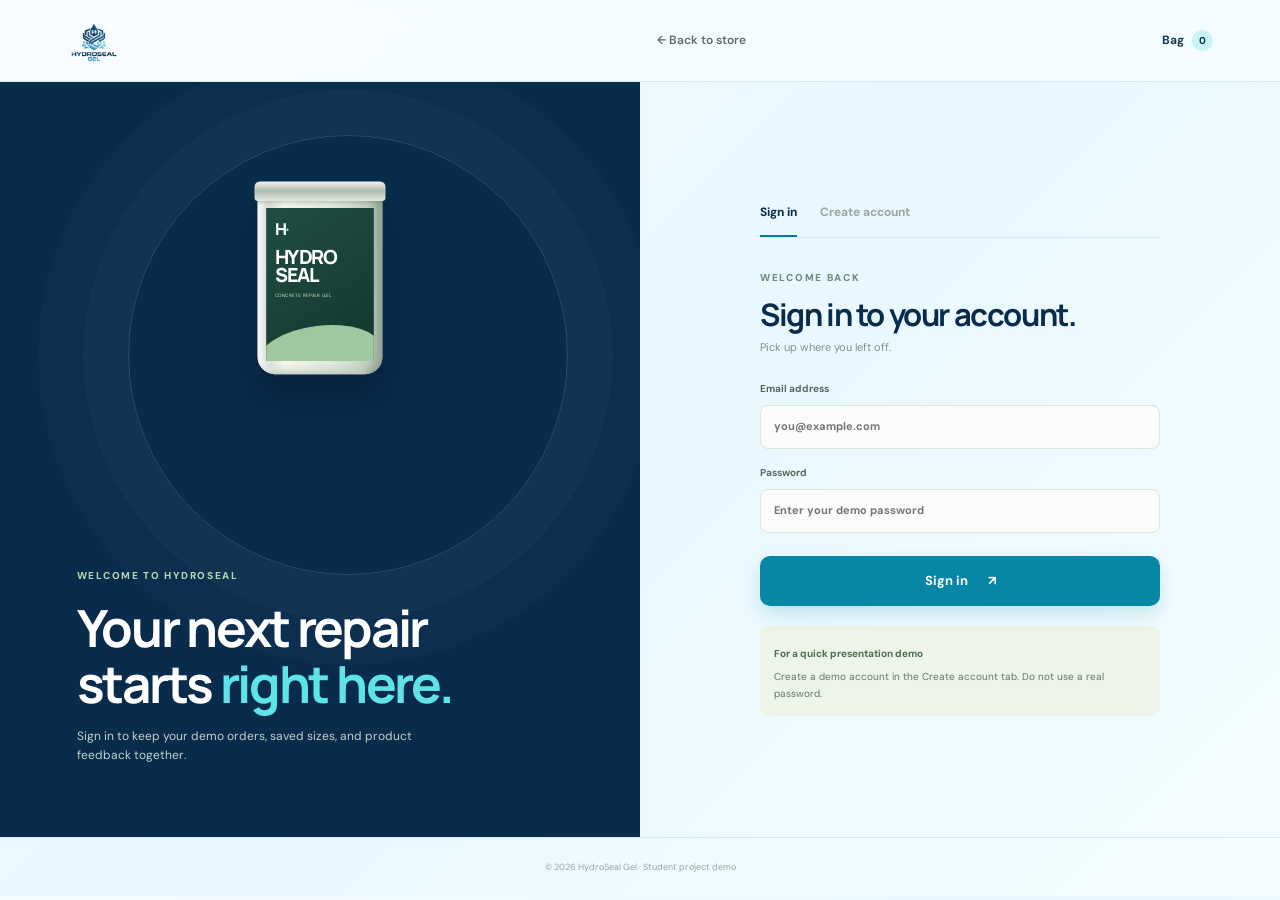
<file: account.html>
<!DOCTYPE html><html lang="en"><head><meta charset="UTF-8"><meta name="viewport" content="width=device-width, initial-scale=1"><title>My Account — HydroSeal Gel</title><link href="https://fonts.googleapis.com/css2?family=DM+Sans:wght@400;500;600;700&family=Manrope:wght@400;500;600;700;800&display=swap" rel="stylesheet"><link rel="stylesheet" href="style.css"></head><body data-page="account"><header class="site-header"><a class="brand" href="index.html"><img class="brand-logo" src="images/HydroSeal.png" alt="HydroSeal logo"></a><nav class="main-nav"><a href="index.html">Home</a><a href="index.html#shop">Shop sizes</a></nav><div class="header-actions"><a class="icon-link" href="cart.html">Bag <span class="cart-count" id="cartCount">0</span></a><button class="button button-small button-dark" id="logoutButton">Sign out</button></div></header>
<main class="page-wrap account-page"><div class="breadcrumb"><a href="index.html">Home</a><span>/</span> My account</div><div class="account-welcome"><div><div class="section-kicker">YOUR HYDROSEAL SPACE</div><h1>Hello, <em id="accountGreeting">there.</em></h1><p class="muted">Your demo orders, saved picks, and product feedback — together.</p></div><div class="account-badge"><span>H</span><div><b id="accountEmail">Demo customer</b><small>Customer account · Browser demo</small></div></div></div>
<div class="account-layout"><aside class="account-sidebar"><a class="account-nav active" href="#profile" data-account-section="profile">♙ <span>My profile</span></a><a class="account-nav" href="#orders" data-account-section="orders">▤ <span>My orders</span><b id="orderNavCount">0</b></a><a class="account-nav" href="#wishlist" data-account-section="wishlist">♡ <span>Wishlist</span><b id="wishNavCount">0</b></a><a class="account-nav" href="#reviews" data-account-section="reviews">☆ <span>Reviews & ratings</span></a><div class="sidebar-note"><span>✳</span><p><b>Just a reminder</b><br>Your account and order records are stored in this browser for demonstration only.</p></div></aside>
<div class="account-content">
<section class="account-section" id="profileSection"><div class="account-section-head"><div><div class="section-kicker">PERSONAL DETAILS</div><h2>My profile</h2></div><span class="section-count">01</span></div><form id="profileForm" class="profile-form"><label>Full name<input id="profileName" required maxlength="70"></label><label>Email address<input id="profileEmail" type="email" disabled></label><label>Phone number<input id="profilePhone" maxlength="20" placeholder="Add a demo contact number"></label><button class="button button-primary" type="submit">Save profile <span>↗</span></button><div class="form-message" id="profileMessage"></div></form></section>
<section class="account-section hidden" id="ordersSection"><div class="account-section-head"><div><div class="section-kicker">YOUR PURCHASES</div><h2>My orders</h2></div><span class="section-count" id="ordersSectionCount">00</span></div><div id="ordersList"></div></section>
<section class="account-section hidden" id="wishlistSection"><div class="account-section-head"><div><div class="section-kicker">SAVED FOR LATER</div><h2>Your wishlist</h2></div><span class="section-count" id="wishlistSectionCount">00</span></div><div id="wishlistList"></div></section>
<section class="account-section hidden" id="reviewsSection"><div class="account-section-head"><div><div class="section-kicker">SHARE YOUR EXPERIENCE</div><h2>Reviews & ratings</h2></div><span class="section-count">04</span></div><div id="reviewEligibility"></div><form id="reviewForm" class="review-form hidden"><label>Choose a delivered order item<select id="reviewOrderItem" required></select></label><label>Your rating<div class="star-picker" id="starPicker" role="group" aria-label="Select star rating"><button type="button" data-rating="1" aria-label="1 star">★</button><button type="button" data-rating="2" aria-label="2 stars">★</button><button type="button" data-rating="3" aria-label="3 stars">★</button><button type="button" data-rating="4" aria-label="4 stars">★</button><button type="button" data-rating="5" aria-label="5 stars">★</button></div><span class="tiny-note" id="ratingLabel">Choose a rating</span></label><label>Your review<textarea id="reviewText" rows="4" minlength="10" maxlength="800" required placeholder="What was your experience with HydroSeal Gel?"></textarea></label><button class="button button-primary" type="submit">Submit review <span>↗</span></button><div class="form-message" id="reviewMessage"></div></form><div id="myReviews"></div></section>
</div></div></main><footer class="simple-footer">© <span id="year"></span> HydroSeal Gel · Student project demo</footer><div class="toast" id="toast" role="status"></div><script src="products.js"></script><script src="storage.js"></script><script src="app.js"></script></body></html>
</file>
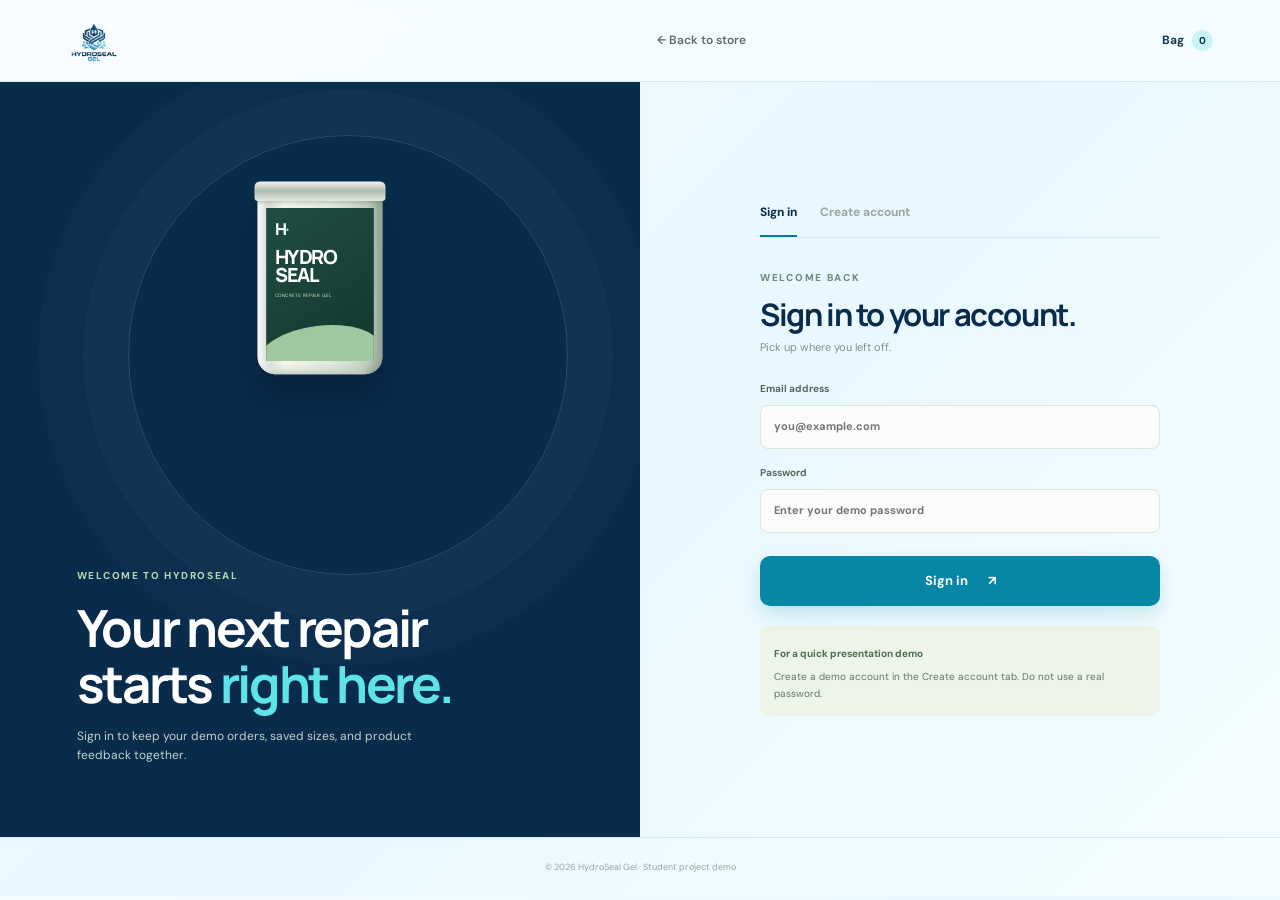
<file: auth.html>
<!DOCTYPE html><html lang="en"><head><meta charset="UTF-8"><meta name="viewport" content="width=device-width, initial-scale=1"><title>Sign in — HydroSeal Gel</title><link href="https://fonts.googleapis.com/css2?family=DM+Sans:wght@400;500;600;700&family=Manrope:wght@400;500;600;700;800&display=swap" rel="stylesheet"><link rel="stylesheet" href="style.css"></head><body data-page="auth">
<header class="site-header"><a class="brand" href="index.html"><img class="brand-logo" src="images/HydroSeal.png" alt="HydroSeal logo"></a><nav class="main-nav"><a href="index.html">← Back to store</a></nav><div class="header-actions"><a class="icon-link" href="cart.html">Bag <span class="cart-count" id="cartCount">0</span></a></div></header>
<main class="auth-page"><div class="auth-art"><div class="auth-art-circle"></div><div class="auth-product"><div class="mini-lid"></div><div class="mini-label"><b>H<span>·</span></b><strong>HYDRO<br>SEAL</strong><small>CONCRETE REPAIR GEL</small><i></i></div></div><div class="auth-art-copy"><div class="section-kicker light-kicker">WELCOME TO HYDROSEAL</div><h2>Your next repair<br>starts <em>right here.</em></h2><p>Sign in to keep your demo orders, saved sizes, and product feedback together.</p></div></div>
<div class="auth-form-wrap"><div class="auth-form-card"><div class="auth-tabs"><button class="auth-tab active" data-auth-tab="login">Sign in</button><button class="auth-tab" data-auth-tab="register">Create account</button></div>
<form id="loginForm" class="auth-form"><div class="section-kicker">WELCOME BACK</div><h1>Sign in to your account.</h1><p class="muted">Pick up where you left off.</p><label>Email address<input type="email" id="loginEmail" autocomplete="email" placeholder="you@example.com" required></label><label>Password<input type="password" id="loginPassword" autocomplete="current-password" placeholder="Enter your demo password" required minlength="6"></label><button class="button button-primary button-full" type="submit">Sign in <span>↗</span></button><div class="form-message" id="loginMessage"></div><div class="demo-hint"><b>For a quick presentation demo</b><p>Create a demo account in the Create account tab. Do not use a real password.</p></div></form>
<form id="registerForm" class="auth-form hidden"><div class="section-kicker">JOIN THE COMMUNITY</div><h1>Create your account.</h1><p class="muted">Your HydroSeal demo account, all in one place.</p><label>Full name<input type="text" id="registerName" autocomplete="name" placeholder="Your name" required minlength="2" maxlength="70"></label><label>Email address<input type="email" id="registerEmail" autocomplete="email" placeholder="you@example.com" required maxlength="120"></label><label>Password<input type="password" id="registerPassword" autocomplete="new-password" placeholder="At least 6 characters" required minlength="6" maxlength="80"></label><label>Confirm password<input type="password" id="registerConfirm" autocomplete="new-password" placeholder="Enter password again" required minlength="6" maxlength="80"></label><button class="button button-primary button-full" type="submit">Create demo account <span>↗</span></button><div class="form-message" id="registerMessage"></div><p class="tiny-note">Demo only: account information is stored in this browser and is not protected like a real online account.</p></form></div></div></main><footer class="simple-footer">© <span id="year"></span> HydroSeal Gel · Student project demo</footer><div class="toast" id="toast" role="status"></div>
<script src="products.js"></script><script src="storage.js"></script><script src="app.js"></script></body></html>
</file>
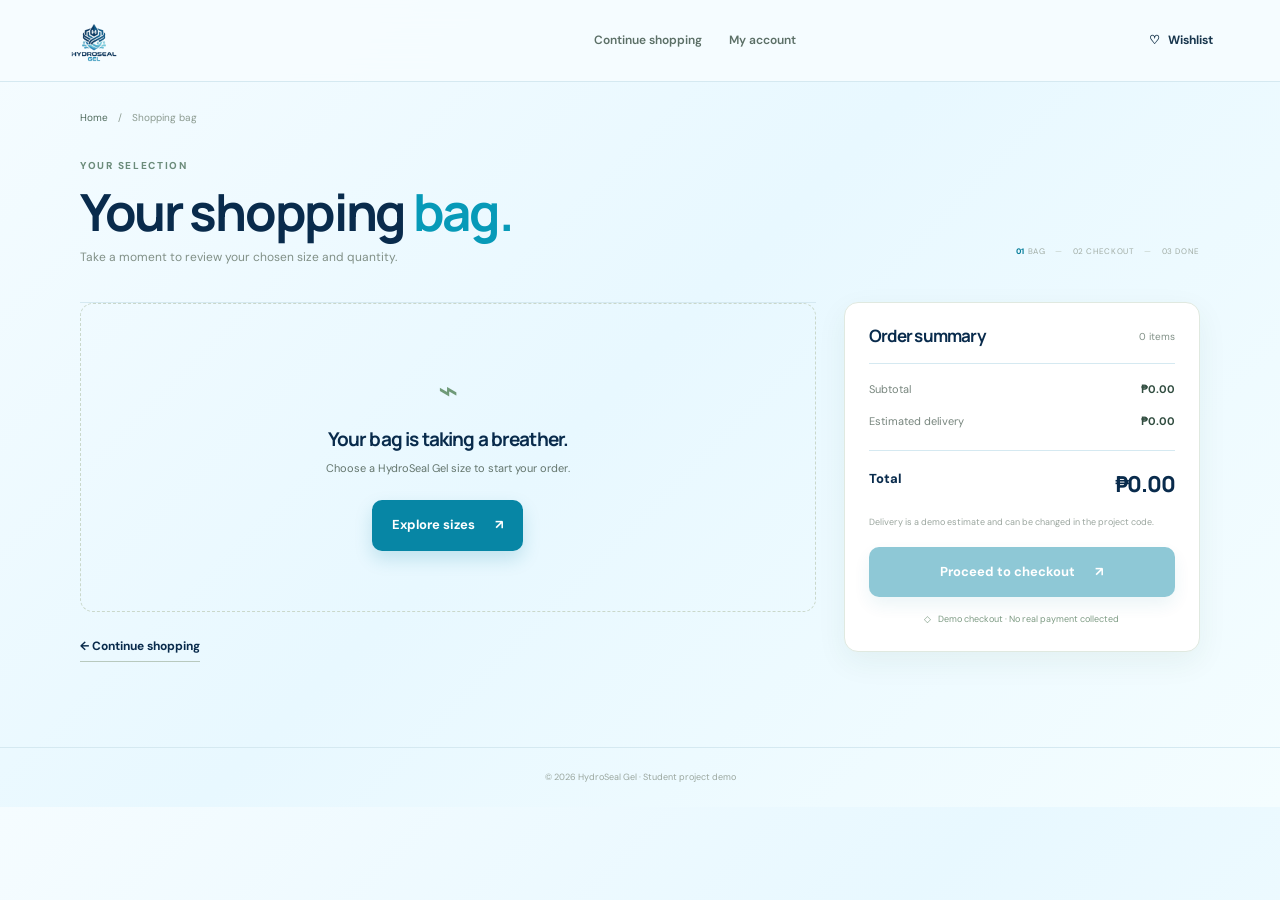
<file: cart.html>
<!DOCTYPE html><html lang="en"><head><meta charset="UTF-8"><meta name="viewport" content="width=device-width, initial-scale=1"><title>Your Bag — HydroSeal Gel</title><link href="https://fonts.googleapis.com/css2?family=DM+Sans:wght@400;500;600;700&family=Manrope:wght@400;500;600;700;800&display=swap" rel="stylesheet"><link rel="stylesheet" href="style.css"></head><body data-page="cart">
<header class="site-header"><a class="brand" href="index.html"><img class="brand-logo" src="images/HydroSeal.png" alt="HydroSeal logo"></a><nav class="main-nav"><a href="index.html">Continue shopping</a><a href="account.html">My account</a></nav><div class="header-actions"><a class="icon-link" href="account.html#wishlist">♡ <span>Wishlist</span></a></div></header>
<main class="page-wrap"><div class="breadcrumb"><a href="index.html">Home</a><span>/</span> Shopping bag</div><div class="page-title-row"><div><div class="section-kicker">YOUR SELECTION</div><h1>Your shopping <em>bag.</em></h1><p class="muted">Take a moment to review your chosen size and quantity.</p></div><div class="step-indicator"><span class="step-current">01</span> BAG <i>—</i> 02 CHECKOUT <i>—</i> 03 DONE</div></div><div class="cart-layout"><section class="cart-main"><div class="cart-list" id="cartList"></div><a class="text-link back-shop" href="index.html#shop">← Continue shopping</a></section><aside class="summary-card" id="cartSummary"><div class="summary-head"><h2>Order summary</h2><span id="cartItemCount">0 items</span></div><div class="summary-line"><span>Subtotal</span><b id="cartSubtotal">₱0.00</b></div><div class="summary-line"><span>Estimated delivery</span><b id="cartDelivery">₱0.00</b></div><div class="summary-line summary-total"><span>Total</span><b id="cartTotal">₱0.00</b></div><p class="summary-note">Delivery is a demo estimate and can be changed in the project code.</p><button class="button button-primary button-full" id="checkoutButton">Proceed to checkout <span>↗</span></button><div class="secure-note">◇ <span>Demo checkout · No real payment collected</span></div></aside></div></main><footer class="simple-footer">© <span id="year"></span> HydroSeal Gel · Student project demo</footer><div class="toast" id="toast" role="status"></div><script src="products.js"></script><script src="storage.js"></script><script src="app.js"></script></body></html>
</file>
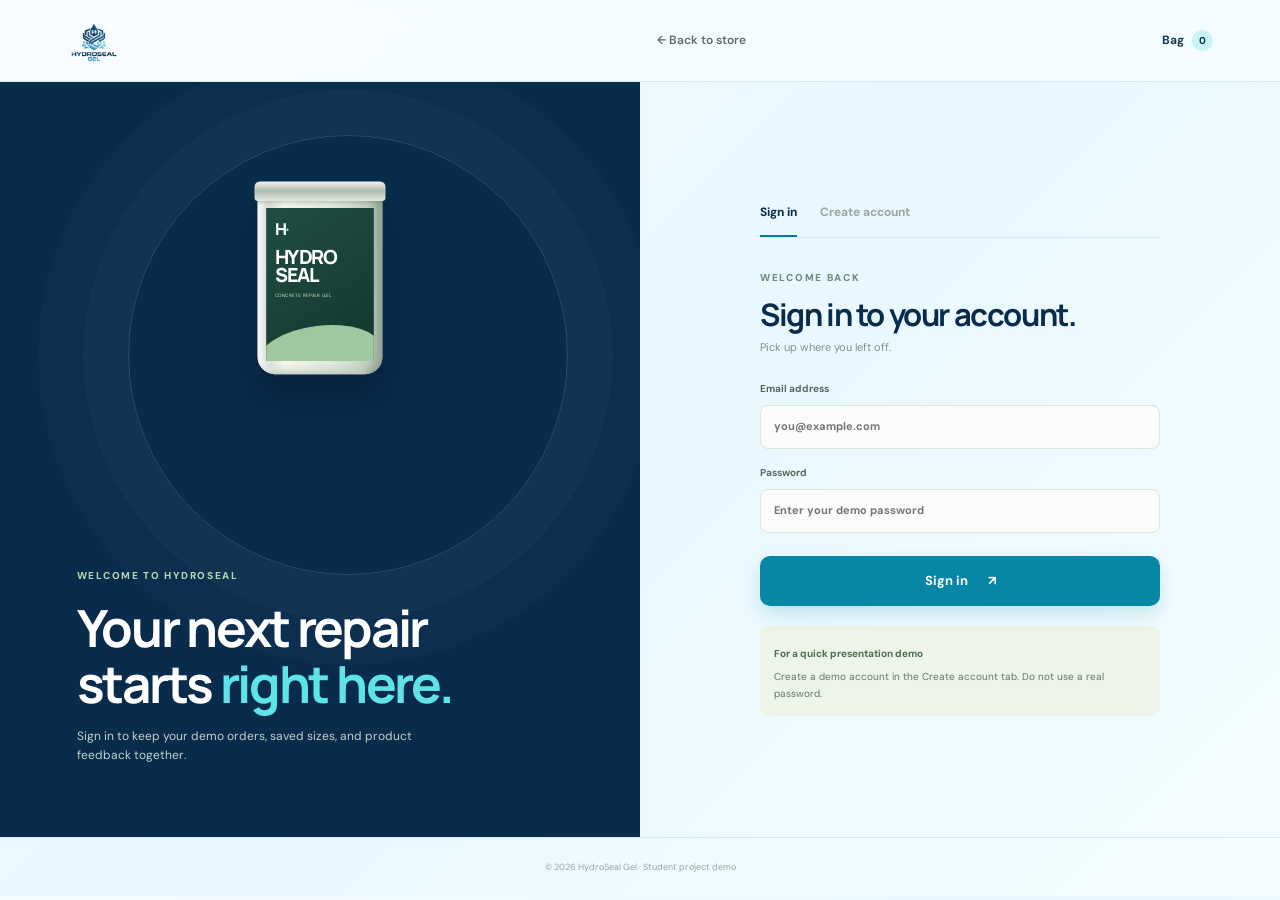
<file: checkout.html>
<!DOCTYPE html><html lang="en"><head><meta charset="UTF-8"><meta name="viewport" content="width=device-width, initial-scale=1"><title>Checkout — HydroSeal Gel</title><link href="https://fonts.googleapis.com/css2?family=DM+Sans:wght@400;500;600;700&family=Manrope:wght@400;500;600;700;800&display=swap" rel="stylesheet"><link rel="stylesheet" href="style.css"></head><body data-page="checkout">
<header class="site-header"><a class="brand" href="index.html"><img class="brand-logo" src="images/HydroSeal.png" alt="HydroSeal logo"></a><nav class="main-nav"><a href="cart.html">← Back to bag</a></nav><div class="header-actions"><span class="checkout-lock">◇ DEMO CHECKOUT</span></div></header>
<main class="page-wrap checkout-page"><div class="breadcrumb"><a href="index.html">Home</a><span>/</span><a href="cart.html">Bag</a><span>/</span> Checkout</div><div class="page-title-row"><div><div class="section-kicker">ALMOST THERE</div><h1>Make it <em>yours.</em></h1><p class="muted">Confirm your delivery details and choose a demo payment method.</p></div><div class="step-indicator"><span>01 BAG</span> <i>—</i> <span class="step-current">02 CHECKOUT</span> <i>—</i> 03 DONE</div></div>
<form id="checkoutForm" class="checkout-layout"><section class="checkout-main"><div class="checkout-card"><div class="checkout-section-heading"><span>01</span><div><h2>Delivery details</h2><p>Where should we send your order?</p></div></div><div class="form-grid"><label>Full name<input id="deliveryName" name="name" required maxlength="80" autocomplete="name" placeholder="Recipient full name"></label><label>Email address<input id="deliveryEmail" name="email" type="email" required maxlength="120" autocomplete="email" placeholder="you@example.com"></label><label>Mobile number<input id="deliveryPhone" name="phone" type="tel" required minlength="7" maxlength="20" autocomplete="tel" placeholder="09XX XXX XXXX"></label><label>City / Municipality<input id="deliveryCity" name="city" required maxlength="80" autocomplete="address-level2" placeholder="Your city or municipality"></label><label class="full-field">Complete delivery address<textarea id="deliveryAddress" name="address" rows="3" required maxlength="300" autocomplete="street-address" placeholder="House / unit, street, barangay, city"></textarea></label><label class="full-field">Delivery notes <span class="optional">(optional)</span><input id="deliveryNotes" name="notes" maxlength="200" placeholder="Landmark or other instructions"></label></div></div>
<div class="checkout-card"><div class="checkout-section-heading"><span>02</span><div><h2>Payment method</h2><p>Choose a payment simulation for your demonstration.</p></div></div><div class="demo-alert"><span>ⓘ</span><p><b>School demo only</b><br>No money will be transferred. Never enter real card, GCash, Maya, OTP, or banking details.</p></div><div class="payment-options"><label class="payment-option selected"><input type="radio" name="paymentMethod" value="Simulated card" checked><span class="payment-symbol">▤</span><span><b>Card payment</b><small>Simulate a card checkout result</small></span><span class="radio-dot"></span></label><label class="payment-option"><input type="radio" name="paymentMethod" value="Simulated GCash"><span class="payment-symbol payment-blue">G</span><span><b>GCash</b><small>Simulate an e-wallet payment</small></span><span class="radio-dot"></span></label><label class="payment-option"><input type="radio" name="paymentMethod" value="Simulated Maya"><span class="payment-symbol payment-purple">M</span><span><b>Maya</b><small>Simulate an e-wallet payment</small></span><span class="radio-dot"></span></label><label class="payment-option"><input type="radio" name="paymentMethod" value="Cash on Delivery"><span class="payment-symbol">₱</span><span><b>Cash on Delivery</b><small>Demo order; no cash collected by this website</small></span><span class="radio-dot"></span></label></div><div class="simulation-controls" id="simulationControls"><span>TEST RESULT</span><label><input type="radio" name="simResult" value="success" checked> Simulate success</label><label><input type="radio" name="simResult" value="failure"> Simulate failure</label></div></div></section>
<aside class="summary-card checkout-summary"><div class="summary-head"><h2>Your order</h2><a href="cart.html">Edit</a></div><div id="checkoutItems" class="checkout-items"></div><div class="summary-line"><span>Subtotal</span><b id="checkoutSubtotal">₱0.00</b></div><div class="summary-line"><span>Delivery</span><b id="checkoutDelivery">₱0.00</b></div><div class="summary-line summary-total"><span>Total</span><b id="checkoutTotal">₱0.00</b></div><button class="button button-primary button-full" type="submit" id="placeOrderButton">Simulate order <span>↗</span></button><p class="summary-note">By continuing, you confirm that this is a demonstration order, not a real purchase.</p><div id="checkoutMessage" class="form-message" role="status"></div></aside></form></main><footer class="simple-footer">© <span id="year"></span> HydroSeal Gel · Student project demo</footer><div class="toast" id="toast" role="status"></div><script src="products.js"></script><script src="storage.js"></script><script src="app.js"></script></body></html>
</file>
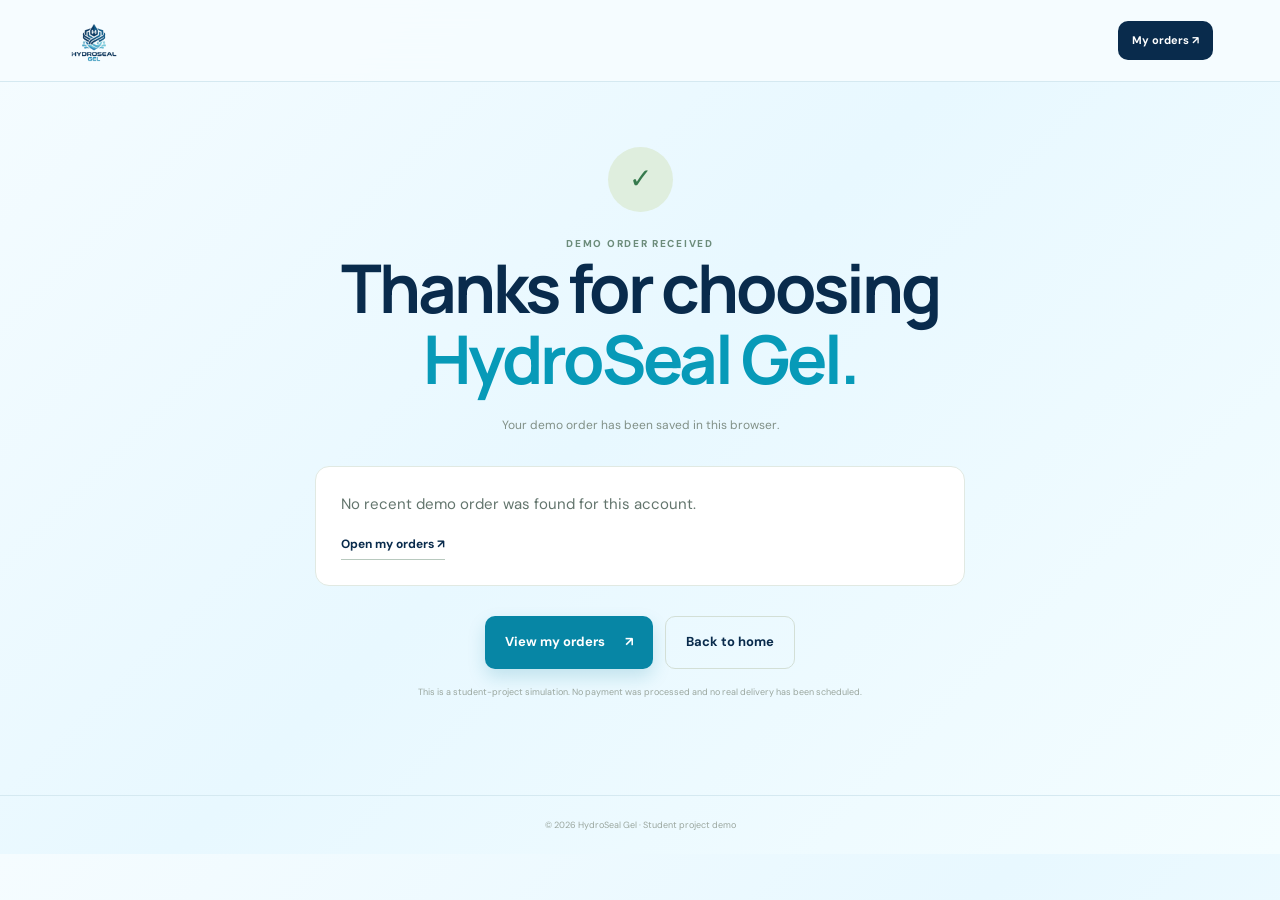
<file: confirmation.html>
<!DOCTYPE html><html lang="en"><head><meta charset="UTF-8"><meta name="viewport" content="width=device-width, initial-scale=1"><title>Order Confirmation — HydroSeal Gel</title><link href="https://fonts.googleapis.com/css2?family=DM+Sans:wght@400;500;600;700&family=Manrope:wght@400;500;600;700;800&display=swap" rel="stylesheet"><link rel="stylesheet" href="style.css"></head><body data-page="confirmation"><header class="site-header"><a class="brand" href="index.html"><img class="brand-logo" src="images/HydroSeal.png" alt="HydroSeal logo"></a><div class="header-actions"><a class="button button-small button-dark" href="account.html">My orders ↗</a></div></header><main class="confirmation-wrap" id="confirmationContent"><div class="confirmation-icon">✓</div><div class="section-kicker">DEMO ORDER RECEIVED</div><h1>Thanks for choosing<br><em>HydroSeal Gel.</em></h1><p class="muted">Your demo order has been saved in this browser.</p><div class="receipt-card" id="receiptCard"></div><div class="confirmation-actions"><a class="button button-primary" href="account.html#orders">View my orders <span>↗</span></a><a class="button button-outline" href="index.html">Back to home</a></div><p class="tiny-note">This is a student-project simulation. No payment was processed and no real delivery has been scheduled.</p></main><footer class="simple-footer">© <span id="year"></span> HydroSeal Gel · Student project demo</footer><script src="products.js"></script><script src="storage.js"></script><script src="app.js"></script></body></html>
</file>
<file: style.css>
/* HydroSeal Gel — visual system: deep evergreen, mineral white, sea-glass mint, warm clay */
:root{--ink:#183d36;--ink-2:#254e45;--green:#1e6657;--mint:#dceee6;--mint-2:#eff7f2;--lime:#c5e8a6;--cream:#f8f8f3;--white:#fff;--text:#233b35;--muted:#73827c;--line:#e1e9e3;--clay:#e7a17c;--gold:#e2b15e;--shadow:0 18px 50px rgba(20,55,46,.09);--radius:18px}
*{box-sizing:border-box}html{scroll-behavior:smooth;scroll-padding-top:90px}body{margin:0;background:var(--cream);color:var(--text);font-family:"DM Sans",sans-serif;font-size:15px;line-height:1.6}button,input,textarea,select{font:inherit}button,a{-webkit-tap-highlight-color:transparent}a{color:inherit;text-decoration:none}button{cursor:pointer}img{max-width:100%}h1,h2,h3,p{margin-top:0}h1,h2,h3{font-family:Manrope,sans-serif;letter-spacing:-.045em;color:var(--ink)}h1{font-size:clamp(2.6rem,5vw,4.9rem);line-height:1.06;font-weight:700;margin-bottom:22px}h2{font-size:clamp(2.1rem,3.6vw,3.4rem);line-height:1.1;font-weight:700;margin-bottom:18px}h3{font-size:1.2rem;line-height:1.3}h1 em,h2 em{font-style:normal;color:#6e9a81}p{color:#63756d}.announcement{height:31px;background:var(--ink);color:#e7f3eb;text-align:center;font-size:11px;letter-spacing:.09em;text-transform:uppercase;display:flex;align-items:center;justify-content:center;gap:9px}.announcement span{color:var(--lime)}.site-header{height:82px;display:flex;align-items:center;justify-content:space-between;padding:0 clamp(20px,5.2vw,78px);background:rgba(248,248,243,.95);border-bottom:1px solid rgba(225,233,227,.8);position:sticky;top:0;z-index:20;backdrop-filter:blur(16px)}.brand{display:flex;align-items:center;gap:10px;color:var(--ink);font:800 18px Manrope,sans-serif;line-height:1.1;letter-spacing:-.04em}.brand-mark{display:grid;place-items:center;width:40px;height:40px;border-radius:13px;background:var(--ink);color:#fff;font-size:24px;letter-spacing:-.1em}.brand-mark span,.can-logo span,.mini-label b span{color:var(--lime)}.brand-light{font-weight:500;color:#6e837a}.brand small{display:block;font:600 8px "DM Sans",sans-serif;letter-spacing:.18em;color:#84968d;margin-top:5px}.main-nav,.header-actions{display:flex;align-items:center;gap:27px}.main-nav a{font-size:12px;color:#5b6f66;font-weight:600;transition:.2s}.main-nav a:hover,.main-nav a.active{color:var(--green)}.header-actions{gap:17px}.icon-link{font-size:12px;font-weight:700;display:flex;align-items:center;gap:8px;white-space:nowrap}.cart-count{display:grid;place-items:center;min-width:21px;height:21px;padding:0 5px;background:var(--mint);color:var(--ink);border-radius:99px;font-size:10px}.button{border:0;border-radius:10px;display:inline-flex;align-items:center;justify-content:center;gap:20px;padding:15px 20px;font-weight:700;font-size:13px;transition:transform .2s,background .2s,box-shadow .2s;min-height:49px}.button:hover{transform:translateY(-2px)}.button:disabled{opacity:.45;cursor:not-allowed;transform:none}.button-primary{background:var(--green);color:white;box-shadow:0 8px 18px rgba(30,102,87,.13)}.button-primary:hover{background:var(--ink)}.button-dark{background:var(--ink);color:white}.button-light{background:#f3f8f2;color:var(--ink)}.button-outline{background:transparent;border:1px solid #d3dfd6;color:var(--ink)}.button-small{min-height:39px;padding:10px 14px;font-size:11px;gap:10px}.button-full{width:100%}.text-link{font-size:12px;font-weight:700;color:var(--ink);display:inline-flex;gap:12px;align-items:center;border-bottom:1px solid #b8c9be;padding-bottom:5px}.menu-toggle{display:none;background:none;border:0;color:var(--ink);font-size:23px}.section-wrap{width:min(1200px,calc(100% - 64px));margin:0 auto}.hero{min-height:610px;display:grid;grid-template-columns:1fr 1fr;align-items:center;gap:35px;padding-top:48px;padding-bottom:58px}.eyebrow,.section-kicker{font-size:10px;font-weight:800;letter-spacing:.17em;color:#6c8c7b}.eyebrow{display:flex;align-items:center;gap:9px;margin-bottom:22px}.eyebrow-dot{width:7px;height:7px;border-radius:50%;background:#76aa83;box-shadow:0 0 0 5px #e0eee1}.hero h1{font-size:clamp(3rem,5.3vw,5rem)}.hero-text{max-width:480px;font-size:16px;line-height:1.85;color:#667a70}.hero-actions{display:flex;align-items:center;gap:28px;margin-top:29px}.hero-proof{display:flex;align-items:center;gap:13px;margin-top:44px}.avatar-stack{display:flex;padding-left:3px}.avatar-stack span{display:grid;place-items:center;width:31px;height:31px;margin-left:-4px;border-radius:50%;border:2px solid var(--cream);background:#d9e8d9;color:var(--ink);font-size:11px;font-weight:800}.avatar-stack span:nth-child(2){background:#f0d8c7}.avatar-stack span:nth-child(3){background:var(--ink);color:white}.hero-proof strong,.hero-proof small{display:block}.hero-proof strong{font-size:11px}.hero-proof small{font-size:10px;color:var(--muted);margin-top:3px}.hero-art{height:490px;position:relative;display:grid;place-items:center;isolation:isolate}.hero-art:before{content:"";position:absolute;inset:30px 8% 10px;border-radius:48% 52% 42% 58%/48% 42% 58% 52%;background:#e4eee3;transform:rotate(-8deg);z-index:-2}.art-glow{position:absolute;width:300px;height:300px;background:#cce1d0;filter:blur(50px);opacity:.65;z-index:-1}.product-stage{position:relative;width:100%;height:100%;display:grid;place-items:center}.stage-orbit{position:absolute;border:1px solid rgba(64,119,91,.19);border-radius:50%;transform:rotate(-25deg)}.orbit-one{width:380px;height:190px}.orbit-two{width:330px;height:270px;transform:rotate(50deg)}.product-can{position:relative;width:174px;height:270px;border-radius:19px 19px 28px 28px;background:linear-gradient(90deg,#d5d9d1,#f5f5ee 19%,#e5e9df 52%,#c3cdc1 100%);box-shadow:inset -9px 0 15px #aab8a9, inset 8px 0 12px #fff,0 28px 35px #5d79623b;z-index:2;transform:rotate(-4deg)}.can-lid{position:absolute;top:-15px;left:-5px;width:184px;height:29px;border-radius:8px 8px 5px 5px;background:linear-gradient(#f3f5ee,#b9c5b7 40%,#d9e0d6 70%,#8d9d8e);box-shadow:0 4px 5px #365a4530}.can-band{position:absolute;top:17px;left:0;right:0;height:18px;background:var(--ink)}.can-label{position:absolute;top:40px;left:12px;right:12px;height:187px;background:linear-gradient(145deg,#214d41,#12372f 75%);color:#f5f5e8;overflow:hidden;padding:15px 12px;border-radius:3px;box-shadow:inset 4px 0 8px #ffffff12}.can-logo{font:800 22px Manrope,sans-serif;letter-spacing:-.1em;color:#fff}.can-name{font:800 28px/.92 Manrope,sans-serif;letter-spacing:-.08em;margin-top:10px}.can-gel{font-size:6px;letter-spacing:.12em;margin-top:9px;color:#c8e5be}.can-wave{position:absolute;left:-15px;right:-15px;bottom:-32px;height:90px;background:#9fc8a1;border-radius:50% 50% 0 0;transform:rotate(-9deg)}.can-label small{position:absolute;bottom:10px;left:10px;font-size:5px;letter-spacing:.12em;color:#214b3d;z-index:1}.can-base{position:absolute;bottom:-7px;left:8px;right:8px;height:13px;border-radius:0 0 20px 20px;background:#aab8a8}.floor-shadow{position:absolute;width:250px;height:28px;border-radius:50%;background:#315d4727;filter:blur(12px);bottom:82px}.art-tag{position:absolute;z-index:4;display:flex;align-items:center;gap:11px;padding:12px 15px;background:#ffffffed;box-shadow:0 12px 30px #234a3912;border:1px solid #fff;border-radius:12px}.tag-top{top:76px;right:0}.tag-bottom{bottom:65px;left:0}.art-tag b,.art-tag small{display:block}.art-tag b{font-size:10px}.art-tag small{font-size:9px;color:#839187;margin-top:2px}.tag-icon,.drop-icon{display:grid;place-items:center;width:33px;height:33px;border-radius:9px;background:#e4f1e2;color:#326d4f;font-size:20px}.drop-icon{background:#f5e9d9;color:#9d7046}.art-stamp{position:absolute;right:7%;bottom:22px;color:#6f8f79;font-size:7px;line-height:1.6;letter-spacing:.15em;transform:rotate(-9deg);text-align:center}.art-stamp strong{font-size:10px}.art-stamp span{display:block;font-size:6px}.trust-strip{display:grid;grid-template-columns:repeat(4,1fr);background:#eaf1e9;padding:21px max(32px,calc((100% - 1200px)/2));gap:18px}.trust-strip div{font-size:11px;font-weight:700;color:#4c6a5b;display:flex;align-items:center;gap:11px}.trust-strip span{font-size:9px;color:#89a58f;letter-spacing:.1em}.intro-section{padding-top:110px;padding-bottom:110px}.split-heading{display:grid;grid-template-columns:1fr .72fr;gap:70px;align-items:end;margin:16px 0 44px}.split-heading h2{margin:0}.split-heading p{font-size:14px;line-height:1.9;margin-bottom:4px;max-width:460px}.feature-grid{display:grid;grid-template-columns:repeat(4,1fr);gap:13px}.feature-card{min-height:260px;border:1px solid var(--line);border-radius:15px;background:#fff;padding:24px 22px;display:flex;flex-direction:column;position:relative;overflow:hidden}.feature-card.feature-dark{background:var(--ink);border-color:var(--ink)}.feature-dark h3,.feature-dark p{color:#fff}.feature-dark p{color:#b7cbc0}.feature-number{font-size:8px;letter-spacing:.13em;color:#91a89a;font-weight:800}.feature-dark .feature-number{color:#b9d5b7}.feature-icon{display:grid;place-items:center;width:47px;height:47px;border-radius:14px;background:#edf5ec;color:#3d7658;font-size:27px;margin:29px 0 18px}.feature-dark .feature-icon{background:#315b4c;color:#d2edc3}.icon-water{color:#458f9b}.feature-card h3{font-size:16px;margin-bottom:9px}.feature-card p{font-size:11px;line-height:1.8;margin-bottom:15px}.feature-line{width:34px;height:2px;background:#a9cda5;margin-top:auto}.how-section{background:var(--ink);color:#fff;padding:95px 0}.how-inner{display:grid;grid-template-columns:.8fr 1.2fr;gap:90px}.light-kicker{color:#b6d7b2}.how-copy h2{color:#fff;margin-top:18px}.how-copy h2 em{color:var(--lime)}.how-copy>p{color:#c0d1c7;font-size:13px;line-height:1.9;max-width:390px;margin-bottom:27px}.steps-list{border-top:1px solid #ffffff25}.step{display:grid;grid-template-columns:45px 1fr 30px;gap:17px;align-items:start;padding:24px 0;border-bottom:1px solid #ffffff25}.step>span:first-child{font:700 12px Manrope;color:#b4d9b1;padding-top:4px}.step h3{color:#fff;font-size:17px;margin-bottom:6px}.step p{color:#c0d1c7;font-size:11px;line-height:1.8;margin:0;max-width:430px}.step-symbol{font-size:24px;color:var(--lime);text-align:right}.shop-section{padding-top:105px;padding-bottom:110px}.shop-heading,.review-heading{display:flex;justify-content:space-between;align-items:end;gap:25px;margin:15px 0 38px}.shop-heading h2,.review-heading h2{margin:0 0 10px}.shop-heading p,.review-heading p{margin:0;font-size:13px}.shop-note{font-size:9px;letter-spacing:.13em;color:#87988d;border:1px solid #dce5dc;padding:10px 13px;border-radius:8px}.shop-note span{color:var(--ink);font-weight:800;margin-left:10px}.product-layout{display:grid;grid-template-columns:.95fr 1.05fr;border:1px solid #e0e8df;background:#fff;border-radius:19px;overflow:hidden;box-shadow:var(--shadow)}.shop-visual{position:relative;min-height:520px;background:linear-gradient(150deg,#e8f1e6,#d5e6d5);display:grid;place-items:center;overflow:hidden}.visual-orb{position:absolute;width:300px;height:300px;border:1px solid #a9c6ad;border-radius:50%;box-shadow:0 0 0 32px #ffffff19,0 0 0 66px #ffffff12}.mini-can{position:relative;width:160px;height:235px;border-radius:15px 15px 22px 22px;background:linear-gradient(90deg,#c5d0c4,#f4f5ec 22%,#dce4d9 65%,#b5c3b4);box-shadow:inset -8px 0 12px #8ea18e, inset 7px 0 9px #fff,0 30px 35px #36594230;z-index:1}.mini-lid{position:absolute;top:-12px;left:-4px;right:-4px;height:25px;border-radius:7px 7px 4px 4px;background:linear-gradient(#f4f5ec,#aebdae 48%,#dfe7dc);box-shadow:0 3px 4px #2c4d3430}.mini-label{position:absolute;top:22px;left:11px;right:11px;bottom:17px;background:linear-gradient(145deg,#214d41,#12372f);color:#fff;padding:13px 11px;overflow:hidden}.mini-label b{font:800 21px Manrope;letter-spacing:-.1em}.mini-label b span{color:var(--lime)}.mini-label strong{display:block;font:800 25px/.91 Manrope;letter-spacing:-.07em;margin-top:10px}.mini-label small{display:block;font-size:6px;letter-spacing:.09em;margin-top:10px;color:#d2e6ca}.mini-label i{position:absolute;left:-10px;right:-10px;bottom:-29px;height:74px;border-radius:50%;background:#9fc8a1;transform:rotate(-7deg)}.visual-caption{position:absolute;bottom:22px;left:24px;right:24px;display:flex;justify-content:space-between;color:#60816c;font-size:8px;font-weight:800;letter-spacing:.15em}.variant-panel{padding:clamp(25px,4vw,48px)}.variant-top{display:flex;justify-content:space-between;gap:10px;align-items:start;margin-bottom:28px}.availability{font-size:9px;color:#6d8e77;display:flex;align-items:center;gap:7px}.availability i{width:6px;height:6px;background:#6ba477;border-radius:50%}.variant-top h3{font-size:26px;margin:9px 0 3px}.variant-top p{font-size:11px;margin:0}.rating-mini{font-size:11px;color:#b88637;font-weight:800;white-space:nowrap}.rating-mini small{color:#839087;font-weight:500}.variant-label{font-size:9px;font-weight:800;letter-spacing:.13em;color:#50675c;display:flex;justify-content:space-between;margin-bottom:12px}.variant-label span{font-weight:500;color:#9aa69e;letter-spacing:0}.variant-options{display:grid;gap:8px}.variant-option{width:100%;display:flex;align-items:center;text-align:left;gap:11px;padding:12px 13px;border:1px solid #e1e9e2;border-radius:10px;background:#fff;color:var(--text);transition:.2s}.variant-option:hover{border-color:#a6c5a9}.variant-option.selected{border-color:#377b62;background:#f2f8f1;box-shadow:0 0 0 1px #377b6210}.variant-radio{width:15px;height:15px;border:1.5px solid #c4d0c6;border-radius:50%;flex-shrink:0;position:relative}.variant-option.selected .variant-radio{border-color:var(--green)}.variant-option.selected .variant-radio:after{content:"";position:absolute;inset:3px;border-radius:50%;background:var(--green)}.variant-info{display:flex;flex-direction:column;flex:1}.variant-info b{font-size:11px}.variant-info small{font-size:9px;color:#8b9990;margin-top:2px}.variant-option>strong{font-size:12px;color:var(--ink)}.buy-row{display:flex;align-items:center;justify-content:space-between;margin:24px 0 16px}.buy-row small{font-size:8px;letter-spacing:.13em;color:#839288;font-weight:800}.price-large{font:800 28px Manrope;letter-spacing:-.06em;color:var(--ink)}.quantity-control{display:flex;align-items:center;gap:0;border:1px solid #dce6dd;border-radius:9px;overflow:hidden;height:38px}.quantity-control button{border:0;background:#f5f8f4;color:var(--ink);height:38px;width:35px;font-size:18px}.quantity-control button:hover{background:#e4efe3}.quantity-control span{width:29px;text-align:center;font-size:11px;font-weight:800}.wishlist-button{border:0;background:none;color:#647a6d;font-size:11px;font-weight:700;width:100%;padding:14px;cursor:pointer}.wishlist-button:hover{color:var(--green)}.delivery-note{border-top:1px solid #e7eee7;margin-top:14px;padding-top:17px;display:flex;gap:11px}.delivery-note>span{color:#6b9b76;font-size:18px}.delivery-note p{font-size:10px;margin:0;line-height:1.7}.delivery-note b{color:#456456}.delivery-note small{color:#8b9990;font-size:9px}.review-section{background:#edf3eb;padding:90px 0}.review-heading{margin-bottom:32px}.review-heading .text-link{margin-bottom:7px}.review-grid{display:grid;grid-template-columns:repeat(3,1fr);gap:15px}.review-card{background:#fff;border:1px solid #e1e9e1;border-radius:14px;padding:23px}.review-stars{color:#c99441;letter-spacing:2px;font-size:13px}.review-card>p{font-size:12px;line-height:1.9;margin:15px 0 22px;color:#566b60}.review-author{display:flex;align-items:center;gap:10px}.review-avatar{display:grid;place-items:center;width:33px;height:33px;border-radius:50%;background:#e1efe0;color:var(--ink);font-weight:800;font-size:12px}.review-author b,.review-author small{display:block}.review-author b{font-size:10px}.review-author small{font-size:9px;color:#8b9990;margin-top:2px}.review-empty{grid-column:1/-1;border:1px dashed #bfcfc0;border-radius:14px;padding:34px;text-align:center;background:#f7faf5}.review-empty>span{font-size:25px;color:#76a27e}.review-empty h3{margin:9px 0;font-size:16px}.review-empty p{font-size:11px;margin:0}.closing-cta{position:relative;overflow:hidden;margin-top:80px;margin-bottom:80px;padding:48px 55px;background:var(--ink);border-radius:20px;display:flex;justify-content:space-between;align-items:center;gap:25px}.closing-cta h2{color:#fff;font-size:clamp(2rem,3.4vw,3.1rem);margin:12px 0 0;position:relative;z-index:1}.closing-cta h2 em{color:var(--lime)}.closing-cta .button{position:relative;z-index:1}.cta-watermark{position:absolute;right:24%;top:-100px;font:800 320px Manrope;color:#ffffff06;letter-spacing:-.15em}.site-footer{border-top:1px solid var(--line);padding:35px clamp(25px,5vw,78px) 20px;display:grid;grid-template-columns:1fr 1fr 1fr;align-items:center;gap:20px}.brand-footer .brand-mark{width:35px;height:35px;font-size:20px}.brand-footer{font-size:15px}.site-footer>p{font-size:10px;margin:0;text-align:center}.site-footer>div{display:flex;justify-content:end;gap:20px}.site-footer>div a{font-size:10px;color:#667b70}.footer-bottom{grid-column:1/-1;text-align:center;border-top:1px solid var(--line);padding-top:18px;color:#9aa79f;font-size:9px}.toast{position:fixed;bottom:24px;left:50%;transform:translate(-50%,20px);opacity:0;pointer-events:none;background:var(--ink);color:#fff;padding:13px 20px;border-radius:10px;font-size:12px;box-shadow:var(--shadow);z-index:100;transition:.25s;max-width:calc(100% - 30px);text-align:center}.toast.show{opacity:1;transform:translate(-50%,0)}
/* Inner pages */.page-wrap{width:min(1120px,calc(100% - 48px));margin:0 auto;padding:28px 0 85px}.breadcrumb{display:flex;gap:10px;align-items:center;font-size:10px;color:#8c9b91;margin-bottom:32px}.breadcrumb a{color:#526d5f}.page-title-row{display:flex;align-items:end;justify-content:space-between;gap:20px;margin-bottom:35px}.page-title-row h1{font-size:clamp(2.4rem,4vw,3.5rem);margin:10px 0}.page-title-row p{font-size:12px;margin:0}.step-indicator{font-size:8px;letter-spacing:.08em;color:#a1aca4;white-space:nowrap;padding-bottom:10px}.step-indicator i{font-style:normal;padding:0 7px;color:#c2ccc3}.step-current{color:var(--green);font-weight:800}.muted{color:#819087}.cart-layout{display:grid;grid-template-columns:1.55fr .75fr;gap:28px;align-items:start}.cart-main{min-width:0}.cart-list{border-top:1px solid var(--line)}.cart-list-head{display:grid;grid-template-columns:1fr 130px 90px;padding:14px 8px;font-size:8px;letter-spacing:.12em;color:#9aa79f;font-weight:800}.cart-item{display:grid;grid-template-columns:1fr 130px 90px;align-items:center;gap:12px;padding:19px 8px;border-top:1px solid var(--line)}.cart-product{display:flex;align-items:center;gap:16px;min-width:0}.cart-product-art{width:78px;height:88px;border-radius:10px;background:#e5efe3;display:grid;place-items:center;flex-shrink:0}.small-can{transform:scale(.38);transform-origin:center;width:160px;height:235px;margin:0 -45px}.cart-product>div:last-child{min-width:0}.cart-product b,.cart-product small{display:block}.cart-product b{font-size:12px}.cart-product small{font-size:10px;color:#8c9991;margin-top:4px}.remove-link{border:0;background:none;color:#9b7d6a;text-decoration:underline;font-size:9px;padding:8px 0 0}.cart-qty .quantity-control{transform:scale(.88);transform-origin:left}.cart-item-total{font-size:12px;font-weight:800;text-align:right;color:var(--ink)}.back-shop{margin-top:25px}.summary-card{background:#fff;border:1px solid #e0e9e0;border-radius:14px;padding:24px;box-shadow:0 10px 30px #244d3710}.summary-head{display:flex;align-items:center;justify-content:space-between;gap:10px;border-bottom:1px solid var(--line);padding-bottom:17px;margin-bottom:17px}.summary-head h2{font-size:17px;margin:0}.summary-head>span,.summary-head>a{font-size:10px;color:#819087}.summary-line{display:flex;align-items:start;justify-content:space-between;gap:12px;margin:14px 0;font-size:11px;color:#78867e}.summary-line b{font-size:11px;color:#314d40;white-space:nowrap}.summary-total{border-top:1px solid var(--line);padding-top:18px;margin-top:20px;color:var(--ink);font-weight:800}.summary-total span{font-size:13px}.summary-total b{font:800 22px Manrope;color:var(--ink);letter-spacing:-.05em}.summary-note{font-size:9px;line-height:1.7;color:#9aa59e;margin:16px 0}.secure-note{display:flex;gap:7px;justify-content:center;align-items:center;color:#7c9a82;font-size:9px;margin-top:15px}.empty-state{text-align:center;padding:60px 20px;border:1px dashed #cad8cb;border-radius:13px}.empty-icon{font-size:34px;color:#6f9a78}.empty-state h2,.empty-state h3{font-size:19px;margin:10px 0}.empty-state p{font-size:11px;max-width:300px;margin:0 auto 20px}.empty-state .button{margin-top:3px}.compact-empty{padding:36px 18px}.checkout-page{padding-bottom:90px}.checkout-layout{display:grid;grid-template-columns:1.3fr .7fr;gap:24px;align-items:start}.checkout-main{display:grid;gap:18px}.checkout-card{background:#fff;border:1px solid #e1e9e2;border-radius:14px;padding:27px}.checkout-section-heading{display:flex;align-items:start;gap:13px;margin-bottom:25px}.checkout-section-heading>span{display:grid;place-items:center;width:31px;height:31px;border-radius:9px;background:#eaf3e8;color:#477b58;font-size:10px;font-weight:800;flex-shrink:0}.checkout-section-heading h2{font-size:18px;margin:1px 0 5px}.checkout-section-heading p{font-size:10px;margin:0}.form-grid{display:grid;grid-template-columns:1fr 1fr;gap:17px}.form-grid label,.profile-form label,.auth-form label,.review-form label{display:flex;flex-direction:column;gap:7px;font-size:10px;font-weight:700;color:#53695e}.form-grid input,.form-grid textarea,.profile-form input,.auth-form input,.review-form textarea,.review-form select{width:100%;border:1px solid #dce6dd;background:#fbfcf9;border-radius:8px;padding:12px 13px;outline:0;color:var(--text);font-size:11px;transition:.2s}.form-grid input:focus,.form-grid textarea:focus,.profile-form input:focus,.auth-form input:focus,.review-form textarea:focus,.review-form select:focus{border-color:#6d9f7c;box-shadow:0 0 0 3px #dbeedc}.form-grid textarea,.review-form textarea{resize:vertical}.full-field{grid-column:1/-1}.optional{font-weight:400;color:#a1aaa3}.demo-alert{display:flex;gap:11px;padding:13px;background:#f5f8eb;border:1px solid #e7ebd2;border-radius:9px;margin-bottom:17px;color:#617b51}.demo-alert>span{font-size:18px}.demo-alert p{font-size:10px;line-height:1.7;margin:0;color:#697a5c}.demo-alert b{color:#415b3e}.payment-options{display:grid;gap:8px}.payment-option{position:relative;display:flex;align-items:center;gap:12px;border:1px solid #e1e9e2;border-radius:10px;padding:13px;cursor:pointer}.payment-option.selected{border-color:#4b8969;background:#f5faf3}.payment-option input{position:absolute;opacity:0;pointer-events:none}.payment-symbol{display:grid;place-items:center;width:35px;height:35px;background:#e7efe5;border-radius:9px;color:#315c45;font-size:15px;font-weight:800}.payment-blue{background:#dff1fb;color:#1476b9}.payment-purple{background:#e9e3fb;color:#6e4db1}.payment-option>span:nth-of-type(2){display:flex;flex-direction:column;flex:1}.payment-option b{font-size:11px}.payment-option small{font-size:9px;color:#8d9a92;margin-top:3px}.radio-dot{width:15px;height:15px;border:1px solid #c7d4c9;border-radius:50%;position:relative}.payment-option.selected .radio-dot{border-color:var(--green)}.payment-option.selected .radio-dot:after{content:"";position:absolute;inset:3px;border-radius:50%;background:var(--green)}.simulation-controls{display:flex;flex-wrap:wrap;align-items:center;gap:15px;margin-top:16px;padding:13px;background:#f8f9f4;border-radius:8px}.simulation-controls>span{font-size:8px;font-weight:800;letter-spacing:.1em;color:#829187;width:100%}.simulation-controls label{font-size:10px;color:#52695c;display:flex;align-items:center;gap:6px}.simulation-controls input{accent-color:var(--green)}.checkout-summary{position:sticky;top:105px}.checkout-items{display:grid;gap:13px;margin-bottom:18px}.checkout-item{display:flex;align-items:center;gap:11px}.checkout-item-thumb{width:43px;height:48px;display:grid;place-items:center;border-radius:7px;background:#e6efe3;overflow:hidden;flex-shrink:0}.tiny-can{transform:scale(.19);width:160px;height:235px;margin:0 -65px}.checkout-item>div:nth-child(2){flex:1;min-width:0}.checkout-item b,.checkout-item small{display:block}.checkout-item b{font-size:10px}.checkout-item small{font-size:9px;color:#8d9b91;margin-top:3px}.checkout-item>strong{font-size:10px;white-space:nowrap}.form-message{font-size:11px;line-height:1.6;margin-top:12px}.form-message.error{color:#ad4b42}.form-message.success{color:#33774e}.hidden{display:none!important}.confirmation-wrap{width:min(650px,calc(100% - 36px));margin:65px auto 95px;text-align:center}.confirmation-icon{width:65px;height:65px;border-radius:50%;display:grid;place-items:center;background:#dfeede;color:#367a4d;font-size:28px;margin:0 auto 24px}.confirmation-wrap h1{font-size:clamp(2.7rem,6vw,4.2rem)}.confirmation-wrap>.muted{font-size:12px}.receipt-card{background:#fff;border:1px solid #e1e9e2;border-radius:14px;padding:25px;text-align:left;margin:30px 0}.receipt-top{display:flex;flex-direction:column;gap:6px;padding-bottom:18px;border-bottom:1px solid var(--line);margin-bottom:17px}.receipt-top>span:first-child,.receipt-address small{font-size:8px;letter-spacing:.13em;color:#89988f;font-weight:800}.receipt-top>b{font-size:14px;color:var(--ink)}.status-pill{display:inline-flex;align-self:start;border-radius:99px;background:#edf4e8;color:#527a52;font-size:9px;padding:5px 9px;margin-top:4px}.receipt-lines{padding-bottom:9px}.receipt-address{border-top:1px solid var(--line);padding-top:18px;margin-top:18px;display:grid;gap:4px}.receipt-address b{font-size:11px;margin-top:5px}.receipt-address span{font-size:10px;color:#7d8b82}.confirmation-actions{display:flex;justify-content:center;gap:12px;flex-wrap:wrap}.tiny-note{font-size:9px;line-height:1.7;color:#9aa69e;margin-top:16px}.simple-footer{text-align:center;border-top:1px solid var(--line);padding:22px 15px;color:#9aa69e;font-size:9px}.auth-page{min-height:calc(100vh - 145px);display:grid;grid-template-columns:1fr 1fr}.auth-art{position:relative;overflow:hidden;min-height:650px;background:var(--ink);padding:60px clamp(28px,6vw,90px);display:flex;flex-direction:column;justify-content:end}.auth-art-circle{position:absolute;width:440px;height:440px;border:1px solid #ffffff25;border-radius:50%;top:7%;left:20%;box-shadow:0 0 0 45px #ffffff06,0 0 0 90px #ffffff04}.auth-product{position:absolute;top:11%;left:50%;transform:translateX(-50%) scale(.78);width:160px;height:235px;border-radius:15px 15px 22px 22px;background:linear-gradient(90deg,#c5d0c4,#f4f5ec 22%,#dce4d9 65%,#b5c3b4);box-shadow:inset -8px 0 12px #8ea18e,inset 7px 0 9px #fff,0 30px 35px #0003}.auth-product .mini-lid{top:-12px}.auth-product .mini-label{top:22px;left:11px;right:11px;bottom:17px;background:linear-gradient(145deg,#214d41,#12372f);color:#fff;padding:13px 11px}.auth-product .mini-label b{font:800 21px Manrope;letter-spacing:-.1em}.auth-product .mini-label b span{color:var(--lime)}.auth-product .mini-label strong{display:block;font:800 25px/.91 Manrope;margin-top:10px}.auth-product .mini-label small{display:block;font-size:6px;margin-top:10px;color:#d2e6ca}.auth-product .mini-label i{position:absolute;left:-10px;right:-10px;bottom:-29px;height:74px;border-radius:50%;background:#9fc8a1}.auth-art-copy{position:relative;z-index:1}.auth-art-copy h2{color:#fff;font-size:clamp(2.4rem,4vw,3.6rem);margin:15px 0}.auth-art-copy h2 em{color:var(--lime)}.auth-art-copy p{color:#c1d3c6;font-size:12px;max-width:380px}.auth-form-wrap{display:grid;place-items:center;padding:45px 25px}.auth-form-card{width:min(400px,100%)}.auth-tabs{display:flex;gap:23px;border-bottom:1px solid var(--line);margin-bottom:32px}.auth-tab{background:none;border:0;padding:0 0 13px;color:#9aa69e;font-size:12px;font-weight:700;border-bottom:2px solid transparent}.auth-tab.active{color:var(--ink);border-color:var(--green)}.auth-form h1{font-size:31px;margin:12px 0 8px}.auth-form>.muted{font-size:11px;margin-bottom:25px}.auth-form label{margin-bottom:16px}.auth-form input{margin-top:1px}.auth-form .button{margin-top:7px}.demo-hint{background:#edf4e9;border-radius:9px;padding:14px;margin-top:20px}.demo-hint b{font-size:10px;color:#4d6c50}.demo-hint p{font-size:10px;margin:4px 0 0;line-height:1.7}.account-page{padding-bottom:100px}.account-welcome{display:flex;justify-content:space-between;align-items:end;gap:20px;margin-bottom:37px}.account-welcome h1{font-size:clamp(2.5rem,4vw,3.6rem);margin:10px 0}.account-welcome h1 em{color:#6e9a81}.account-welcome p{font-size:12px;margin:0}.account-badge{display:flex;align-items:center;gap:12px;background:#fff;border:1px solid var(--line);padding:12px 16px;border-radius:11px;max-width:280px}.account-badge>span{display:grid;place-items:center;width:38px;height:38px;background:var(--ink);color:var(--lime);border-radius:11px;font:800 20px Manrope}.account-badge b,.account-badge small{display:block;overflow-wrap:anywhere}.account-badge b{font-size:10px}.account-badge small{font-size:9px;color:#8c9991;margin-top:3px}.account-layout{display:grid;grid-template-columns:220px 1fr;gap:27px;align-items:start}.account-sidebar{background:#fff;border:1px solid var(--line);border-radius:13px;padding:10px;position:sticky;top:100px}.account-nav{display:flex;align-items:center;gap:11px;padding:12px;border-radius:8px;color:#6c7f73;font-size:11px;margin-bottom:3px}.account-nav.active{background:#edf5eb;color:var(--ink);font-weight:800}.account-nav b{margin-left:auto;background:#dcebdd;border-radius:99px;padding:2px 7px;font-size:9px}.sidebar-note{background:#f6f8f1;border-radius:9px;padding:13px;margin-top:15px;display:flex;gap:8px}.sidebar-note>span{color:#7b9e6b}.sidebar-note p{font-size:9px;line-height:1.7;margin:0;color:#879287}.sidebar-note b{color:#536d53}.account-content{min-width:0}.account-section{background:#fff;border:1px solid var(--line);border-radius:13px;padding:27px;margin-bottom:17px}.account-section-head{display:flex;justify-content:space-between;align-items:start;border-bottom:1px solid var(--line);padding-bottom:17px;margin-bottom:22px}.account-section-head .section-kicker{font-size:8px}.account-section-head h2{font-size:23px;margin:5px 0 0}.section-count{font:800 18px Manrope;color:#d0dbd0}.profile-form{max-width:480px;display:grid;gap:16px}.profile-form label{font-size:10px}.profile-form input:disabled{background:#f1f4ef;color:#87958c}.profile-form .button{justify-self:start}.order-card{border:1px solid #e3eae3;border-radius:11px;padding:17px;margin-bottom:14px}.order-card-head{display:flex;align-items:start;justify-content:space-between;gap:10px;padding-bottom:13px;border-bottom:1px solid #edf1ec}.order-card-head>div{display:grid;gap:3px}.order-card-head small{font-size:8px;color:#94a097;letter-spacing:.1em}.order-card-head b{font-size:11px;color:var(--ink)}.order-card-head span:not(.order-status){font-size:9px;color:#89968e}.order-status{background:#edf4e8;border-radius:99px;padding:5px 8px;font-size:8px;color:#547a53;white-space:nowrap}.order-items-preview{padding:12px 0;display:grid;gap:7px}.order-items-preview div{display:flex;justify-content:space-between;font-size:10px;color:#718178}.order-items-preview b{color:#455e50}.order-card-total{display:flex;justify-content:space-between;align-items:center;padding:12px 0;border-top:1px solid #edf1ec;font-size:10px;color:#5e7568}.order-card-total small{font-size:8px;color:#a0aaa3}.order-card-total>b{font:800 18px Manrope;color:var(--ink)}.tracking-box{background:#f7f9f4;border-radius:9px;padding:13px;margin:5px 0 13px}.tracking-head{display:flex;align-items:center;justify-content:space-between;gap:10px;margin-bottom:14px}.tracking-head b{font-size:10px}.text-button{border:0;background:none;color:#3b7a5d;font-size:9px;font-weight:800;text-align:right}.tracking-steps{display:grid;grid-template-columns:repeat(4,1fr);gap:5px}.tracking-step{position:relative;display:flex;flex-direction:column;align-items:center;text-align:center;gap:6px}.tracking-step:not(:last-child):after{content:"";height:1px;background:#d7e0d6;position:absolute;left:calc(50% + 13px);right:calc(-50% + 13px);top:10px}.tracking-step.done:not(:last-child):after{background:#76a77d}.tracking-step>span{display:grid;place-items:center;width:21px;height:21px;border:1px solid #d2ded2;border-radius:50%;font-size:8px;color:#98a69a;background:#fff;z-index:1}.tracking-step.done>span{background:#e0efdf;color:#3d8053;border-color:#b8d8b8}.tracking-step small{font-size:8px;color:#91a096;line-height:1.4}.tracking-step.done small{color:#426e53;font-weight:700}.order-card-actions{display:flex;gap:9px;flex-wrap:wrap}.wishlist-row{display:flex;align-items:center;gap:12px;padding:13px 0;border-bottom:1px solid #edf1ec}.wishlist-product-icon{display:grid;place-items:center;width:43px;height:43px;border-radius:10px;background:var(--ink);color:white;font:800 19px Manrope}.wishlist-product-icon span{color:var(--lime)}.wishlist-product-copy{flex:1;min-width:0}.wishlist-product-copy b,.wishlist-product-copy small{display:block}.wishlist-product-copy b{font-size:11px}.wishlist-product-copy small{font-size:10px;color:#89978e;margin-top:3px}.remove-wish{border:0;background:none;color:#a47e6d;font-size:21px}.inline-info{display:flex;gap:10px;background:#f3f7ed;border-radius:9px;padding:14px;margin-bottom:18px}.inline-info>span{font-size:19px;color:#6c9b6c}.inline-info p{font-size:10px;line-height:1.7;margin:0;color:#74816f}.review-form{display:grid;gap:17px;border:1px solid #e5ece3;border-radius:10px;padding:18px;margin-bottom:23px}.review-form label{font-size:10px}.review-form select{max-width:100%}.review-form .button{justify-self:start}.star-picker{display:flex;gap:6px}.star-picker button{border:0;background:none;color:#d7ddd5;font-size:28px;padding:0;line-height:1}.star-picker button.chosen{color:#d4a345}.subsection-title{font-size:15px;margin:24px 0 13px}.my-review-card{border-top:1px solid #edf1ec;padding:15px 0}.my-review-card p{font-size:11px;line-height:1.8;margin:8px 0}.my-review-card small{font-size:9px;color:#89968d}
@media(max-width:1000px){.main-nav{gap:16px}.header-actions{gap:11px}.header-actions .icon-link span:not(.cart-count){display:none}.hero{min-height:550px}.hero-art{height:430px}.feature-card{padding:20px 16px}.how-inner{gap:45px}.cart-layout{grid-template-columns:1.3fr .8fr}.cart-item,.cart-list-head{grid-template-columns:1fr 100px 75px}.account-layout{grid-template-columns:190px 1fr}}
@media(max-width:760px){.site-header{height:70px;padding:0 20px}.brand{font-size:16px}.brand-mark{width:35px;height:35px;font-size:21px}.menu-toggle{display:block;margin-left:auto;margin-right:13px}.main-nav{display:none;position:absolute;top:69px;left:0;right:0;background:var(--cream);padding:20px 25px;border-bottom:1px solid var(--line);box-shadow:0 12px 20px #173d3610;flex-direction:column;align-items:start;gap:17px}.main-nav.nav-open{display:flex}.header-actions{gap:12px}.header-actions .icon-link{font-size:0}.header-actions .icon-link .cart-count{font-size:10px}.header-actions .button{padding:9px 11px;font-size:10px}.section-wrap{width:calc(100% - 38px)}.hero{grid-template-columns:1fr;gap:0;padding-top:53px;padding-bottom:30px}.hero-copy{position:relative;z-index:2}.hero h1{font-size:clamp(2.8rem,10vw,4.4rem)}.hero-text{font-size:14px;max-width:520px}.hero-art{height:400px;margin-top:8px}.tag-top{right:0;top:48px}.tag-bottom{left:0;bottom:42px}.art-stamp{right:2%;bottom:7px}.trust-strip{grid-template-columns:1fr 1fr;padding:19px;gap:15px}.trust-strip div{font-size:10px}.intro-section{padding-top:75px;padding-bottom:75px}.split-heading{grid-template-columns:1fr;gap:18px;margin-bottom:28px}.split-heading p{font-size:12px}.feature-grid{grid-template-columns:1fr 1fr}.feature-card{min-height:245px}.how-section{padding:70px 0}.how-inner{grid-template-columns:1fr;gap:30px}.steps-list{margin-top:0}.shop-section{padding-top:75px;padding-bottom:75px}.shop-heading,.review-heading{align-items:start;flex-direction:column;margin-bottom:25px}.shop-note{display:none}.product-layout{grid-template-columns:1fr}.shop-visual{min-height:350px}.mini-can{transform:scale(.83)}.variant-panel{padding:25px 20px}.review-section{padding:70px 0}.review-grid{grid-template-columns:1fr}.closing-cta{width:calc(100% - 38px);margin-top:45px;margin-bottom:45px;padding:32px 25px;align-items:start;flex-direction:column}.site-footer{grid-template-columns:1fr 1fr;padding:27px 20px 18px}.site-footer>p{display:none}.site-footer>div{gap:11px;flex-wrap:wrap}.site-footer>div a{font-size:9px}.page-wrap{width:calc(100% - 34px);padding-top:22px}.breadcrumb{margin-bottom:24px}.page-title-row{align-items:start;flex-direction:column;margin-bottom:25px}.page-title-row h1{font-size:2.6rem}.step-indicator{padding:0}.cart-layout,.checkout-layout{grid-template-columns:1fr}.cart-item,.cart-list-head{grid-template-columns:1fr 85px 65px;gap:6px}.cart-product{gap:9px}.cart-product-art{width:55px;height:67px}.cart-product b{font-size:10px}.cart-product small{font-size:9px}.cart-qty .quantity-control{transform:scale(.76)}.cart-item-total{font-size:10px}.summary-card{padding:21px}.checkout-summary{position:static;grid-row:1}.checkout-card{padding:20px}.form-grid{gap:13px}.checkout-lock{font-size:8px}.confirmation-wrap{margin:48px auto 70px}.receipt-card{padding:18px}.auth-page{grid-template-columns:1fr}.auth-art{min-height:330px;padding:35px 28px 30px}.auth-art-circle{width:300px;height:300px;top:-30px;left:30%}.auth-product{top:-35px;left:68%;transform:translateX(-50%) scale(.48)}.auth-art-copy h2{font-size:2.3rem;margin:9px 0}.auth-art-copy p{font-size:11px;max-width:300px}.auth-form-wrap{padding:38px 24px 55px}.account-welcome{align-items:start;flex-direction:column}.account-badge{max-width:100%}.account-layout{grid-template-columns:1fr;gap:17px}.account-sidebar{position:static;display:flex;overflow:auto;gap:3px;padding:7px}.account-nav{flex-shrink:0;padding:10px;font-size:10px}.account-nav b,.sidebar-note{display:none}.account-section{padding:20px 16px}.order-card{padding:12px}.order-card-head{flex-direction:column}.tracking-head{align-items:start;flex-direction:column}.tracking-steps{gap:2px}.tracking-step small{font-size:7px}.wishlist-row{gap:8px}.wishlist-row .button{padding:8px;font-size:9px;min-height:34px}.checkout-items{gap:10px}}
@media(max-width:420px){.announcement{font-size:9px}.brand small{font-size:7px}.header-actions .button{display:none}.hero-actions{gap:18px;flex-wrap:wrap}.hero-actions .button{padding:13px 15px}.hero-art{height:355px}.product-can{transform:scale(.82) rotate(-4deg)}.orbit-one{width:290px}.orbit-two{width:270px}.art-tag{padding:9px 10px}.art-tag b{font-size:9px}.art-tag small{font-size:8px}.tag-top{top:34px}.tag-bottom{bottom:35px}.feature-card{padding:17px 14px;min-height:250px}.feature-card h3{font-size:14px}.feature-card p{font-size:10px}.form-grid{grid-template-columns:1fr}.full-field{grid-column:auto}.cart-list-head{font-size:7px;grid-template-columns:1fr 76px 53px}.cart-item{grid-template-columns:1fr 76px 53px}.cart-product-art{display:none}.cart-product{gap:0}.cart-qty .quantity-control{transform:scale(.68);transform-origin:left}.cart-item-total{font-size:9px}.step-indicator{font-size:7px}.step-indicator i{padding:0 3px}.confirmation-actions{flex-direction:column}.confirmation-actions .button{width:100%}.order-card-total{align-items:start;gap:8px;flex-direction:column}.order-card-actions .button{font-size:9px}.tracking-step small{font-size:6px}.account-nav{gap:6px}.account-section-head h2{font-size:20px}}
@media(prefers-reduced-motion:reduce){*,*::before,*::after{scroll-behavior:auto!important;transition:none!important;animation:none!important}}

/* HydroSeal brand refresh: navy, aqua and cyan */
:root{--ink:#092b4c;--ink-2:#104b70;--green:#087e9b;--mint:#c8f4f6;--mint-2:#eafcff;--lime:#5de3e8;--cream:#f4fbff;--text:#18364d;--muted:#6d8798;--line:#d5e9f1;--shadow:0 18px 50px rgba(6,48,79,.12)}
body{background:linear-gradient(135deg,#f5fcff 0%,#e8f8ff 48%,#f4fdff 100%);color:var(--text)}
.site-header{background:rgba(246,252,255,.94);border-bottom-color:#d5e9f1}
.announcement{background:#082b4d;color:#e9fbff}.announcement span{color:#5de3e8}
.brand-logo{display:block;width:174px;max-width:34vw;height:54px;object-fit:contain;object-position:left center}
.brand-mark{background:var(--ink)}
h1 em,h2 em{color:#079ab8}
.hero-art:before{background:linear-gradient(145deg,#d7f6fb,#b8e8f4)}
.art-glow{background:#a5eaf4}
.stage-orbit{border-color:rgba(0,142,178,.22)}
.tag-icon,.feature-icon{background:#ddf8fc;color:#087e9b}
.drop-icon{background:#e0f8ff;color:#087e9b}
.trust-strip{background:#dff6fb}
.main-nav a:hover,.main-nav a.active{color:#0786a5}
.button-primary{background:#0786a5;box-shadow:0 8px 18px rgba(4,126,155,.18)}
.button-primary:hover{background:#092b4c}
.button-dark{background:#092b4c}
.how-section{background:linear-gradient(135deg,#082b4d,#07516c)}
.how-copy h2 em{color:#5de3e8}
.variant-option{background:#fff;border-color:#d5e9f1}
.variant-option.selected{border-color:#079ab8;background:#effcff;box-shadow:0 0 0 2px #b9f0f6}
.variant-photo{width:54px;height:58px;object-fit:contain;border-radius:8px;background:#f1fbff;flex:0 0 auto}
.cart-product-art img{width:100%;height:100%;object-fit:contain;padding:5px}
.product-image,.product-photo{object-fit:contain}
@media(max-width:600px){.brand-logo{width:142px;height:46px}}

.hero-product-photo{position:relative;z-index:2;width:min(68%,310px);height:390px;object-fit:contain;filter:drop-shadow(0 28px 24px rgba(5,44,70,.20));transform:rotate(-3deg)}
@media(max-width:700px){.hero-product-photo{height:320px}}

/* Requested product display update: no product photo in the hero; show the selected pack in the shop preview. */
.hero-water-art{position:relative;width:min(390px,80%);aspect-ratio:1;display:grid;place-items:center;border-radius:50%;background:radial-gradient(circle at 35% 28%,#ffffff 0%,#d7f8fc 28%,#8de3ef 56%,#0c7194 100%);box-shadow:inset -22px -25px 50px #092b4c26,0 28px 70px #0b719426;overflow:visible}
.hero-water-art:before,.hero-water-art:after{content:"";position:absolute;border:1px solid #ffffff9c;border-radius:50%;inset:9%;transform:rotate(-25deg) scaleY(.68)}
.hero-water-art:after{inset:19%;transform:rotate(38deg) scaleY(.72);border-color:#087e9b55}
.water-ring{position:absolute;border:1px solid #ffffff9c;border-radius:50%;width:118%;height:52%;transform:rotate(-28deg)}
.ring-b{width:94%;height:72%;transform:rotate(48deg);border-color:#ffffff70}
.water-drop{display:grid;place-items:center;width:116px;height:142px;border-radius:58% 42% 56% 44%/62% 48% 52% 38%;transform:rotate(45deg);background:linear-gradient(145deg,#f7ffff 4%,#a4f0f6 36%,#19a9c5 70%,#08708e 100%);box-shadow:inset 12px 10px 18px #ffffffa6,inset -12px -13px 20px #07557445,0 20px 30px #073c5c35;color:#073958;font:800 39px Manrope;z-index:2}
.water-drop>span{color:#079ab8}.water-spark{position:absolute;color:#fff;font-size:32px;text-shadow:0 2px 14px #0786a5}.spark-a{top:14%;right:15%}.spark-b{bottom:17%;left:13%;font-size:24px}
.shop-visual{background:linear-gradient(145deg,#dffaff,#c5f0f7 50%,#eafcff)!important;position:relative;overflow:hidden}
.selected-product-frame{position:relative;z-index:2;width:76%;height:340px;display:grid;place-items:center;padding:15px;border:1px solid #ffffffb8;border-radius:24px;background:linear-gradient(145deg,#ffffffc9,#e9fbffb8);box-shadow:0 20px 45px #07516c1c;backdrop-filter:blur(8px)}
.selected-product-frame img{width:100%;height:100%;object-fit:contain;filter:drop-shadow(0 14px 16px #092b4c1b);transition:opacity .18s ease,transform .22s ease}
.shop-visual .visual-orb{background:#76e2ef!important;opacity:.45}
.shop-visual .visual-caption{color:#0b5774}
@media(max-width:760px){.hero-water-art{width:min(300px,75%);margin:10px auto 25px}.hero-art{height:370px}.selected-product-frame{height:300px;width:80%}}


/* HydroSeal interactive product lab */
.hydroseal-lab{padding-top:88px;padding-bottom:88px}
.lab-heading{display:flex;align-items:flex-end;justify-content:space-between;gap:28px;margin:16px 0 30px}
.lab-heading h2{font-size:clamp(2.2rem,4vw,3.8rem);line-height:1.02;letter-spacing:-.055em;margin:0 0 15px}
.lab-heading h2 em{font-style:normal;color:#16899a}
.lab-heading p{max-width:680px;color:#64747b;line-height:1.75;margin:0}
.lab-pill{display:flex;align-items:center;gap:9px;white-space:nowrap;padding:11px 14px;border:1px solid #cde8e9;border-radius:999px;color:#176b76;font-size:11px;font-weight:800;letter-spacing:.08em}
.lab-pulse,.status-dot{width:8px;height:8px;border-radius:50%;background:#16a085;display:inline-block;flex:0 0 auto}
.lab-grid{display:grid;grid-template-columns:minmax(0,1fr) minmax(0,1fr);gap:22px;align-items:stretch}
.lab-card{border:1px solid #e0e9e9;border-radius:24px;background:#fff;padding:clamp(20px,3vw,30px);box-shadow:0 18px 50px #113c3a0b;min-width:0}
.lab-card-top{display:flex;gap:14px;align-items:center;margin-bottom:23px}
.lab-icon{display:grid;place-items:center;width:48px;height:48px;border-radius:15px;background:#e4f7f8;color:#087d8b;font-size:27px;flex:0 0 auto}
.lab-card-top h3{font-size:21px;margin:0 0 5px;letter-spacing:-.025em}
.lab-card-top p{font-size:13px;color:#738188;margin:0;line-height:1.5}
.lab-form{display:grid;gap:15px}
.lab-form label,.assistant-form label{display:grid;gap:7px;font-size:12px;font-weight:700;color:#34474c}
.lab-form select,.assistant-form textarea{width:100%;min-width:0;border:1px solid #d7e3e4;border-radius:12px;background:#fbfdfd;padding:12px 13px;color:#21363a;font:inherit;font-size:14px;outline:none}
.lab-form select:focus,.assistant-form textarea:focus{border-color:#1996a3;box-shadow:0 0 0 3px #1996a318}
.lab-form .button,.assistant-form .button{margin-top:3px}
.simulation-result{margin-top:18px;padding:18px;border-radius:16px;background:#f3fafa;border:1px solid #d9eeee;min-height:150px}
.result-placeholder{display:grid;justify-items:start;gap:7px;color:#65777b}
.result-placeholder>span{font-size:24px;color:#16899a}
.result-placeholder b{color:#263f43;font-size:14px}
.result-placeholder p{font-size:12px;line-height:1.6;margin:0}
.simulation-result h4{font-size:16px;margin:0 0 9px;color:#17494e}
.simulation-result p,.simulation-result li{font-size:13px;line-height:1.65;color:#496166}
.simulation-result p{margin:8px 0}
.simulation-result ul{padding-left:19px;margin:8px 0}
.result-tag{display:inline-flex;align-items:center;border-radius:999px;padding:5px 9px;font-size:10px;font-weight:800;letter-spacing:.06em;background:#d9f2e9;color:#176b54;margin-bottom:10px}
.result-tag.caution{background:#fff0d7;color:#87570b}
.assistant-status{display:flex;align-items:center;gap:8px;color:#687b7f;font-size:11px;margin:-8px 0 14px}
.assistant-status .status-dot{background:#d79b30}
.assistant-status.ai-connected .status-dot{background:#16a085}
.assistant-messages{display:flex;flex-direction:column;gap:12px;min-height:180px;max-height:290px;overflow:auto;padding:2px 2px 14px}
.assistant-message{max-width:96%;padding:13px 15px;border-radius:14px;font-size:13px;line-height:1.65;overflow-wrap:anywhere}
.assistant-message p{margin:5px 0 0;white-space:pre-wrap}
.assistant-reply{align-self:flex-start;background:#f0f7f7;color:#385357;border-top-left-radius:4px}
.assistant-user{align-self:flex-end;background:#123b35;color:#fff;border-top-right-radius:4px}
.assistant-user b{font-size:11px;opacity:.8}
.assistant-form{display:grid;gap:10px}
.assistant-form textarea{resize:vertical;line-height:1.5}
.assistant-disclaimer,.lab-footnote{font-size:11px;color:#7a898d;line-height:1.7}
.assistant-disclaimer{margin:12px 0 0}
.lab-footnote{margin:18px 0 0}
.sr-only{position:absolute;width:1px;height:1px;padding:0;margin:-1px;overflow:hidden;clip:rect(0,0,0,0);white-space:nowrap;border:0}
@media(max-width:850px){.lab-grid{grid-template-columns:1fr}.lab-heading{align-items:flex-start;flex-direction:column}.lab-pill{white-space:normal}}
@media(max-width:520px){.hydroseal-lab{padding-top:58px;padding-bottom:58px}.lab-card{padding:18px;border-radius:18px}.lab-card-top h3{font-size:19px}}


/* Advanced HydroSeal AI simulation workspace */
.simulation-workspace{display:grid;grid-template-columns:minmax(0,1.25fr) minmax(320px,.75fr);gap:22px;align-items:stretch;margin-bottom:22px}
.simulation-visual-card,.simulation-controls-card,.ai-analysis-card{min-width:0}
.wall-scene{background:linear-gradient(145deg,#102b38,#183f4c);border-radius:19px;padding:16px 15px 13px;color:#e9f7fb;overflow:hidden}
.scene-topline{display:flex;justify-content:space-between;gap:12px;color:#b9d9e1;font-size:9px;font-weight:800;letter-spacing:.12em}
.scene-topline span:last-child{color:#70e0b5}
#wallSvg{width:100%;height:auto;display:block;margin:8px 0 0}
#gelPath{transition:opacity .25s,stroke-width .25s}#waterPath{transition:opacity .25s,stroke-width .25s}#crackPath{transition:stroke-width .25s}
.water-particles{animation:waterDrift 2.8s ease-in-out infinite alternate}
@keyframes waterDrift{from{transform:translateX(-3px);opacity:.65}to{transform:translateX(7px);opacity:1}}
.scene-legend{display:flex;gap:16px;flex-wrap:wrap;color:#c3dce3;font-size:10px;padding:0 4px 4px}
.scene-legend span{display:flex;align-items:center;gap:6px}.scene-legend i{width:8px;height:8px;border-radius:50%;display:inline-block}.legend-water{background:#35b9e8}.legend-gel{background:#31c99a}
.metric-grid{display:grid;grid-template-columns:1.15fr 1fr 1fr;gap:10px;margin-top:14px}
.metric-tile{background:#f7fbfb;border:1px solid #e1ebeb;border-radius:13px;padding:13px;min-width:0}.metric-tile>span{display:block;font-size:10px;color:#77868b;line-height:1.4}.metric-tile strong{display:block;color:#193b40;font-size:20px;line-height:1.4;margin:5px 0 2px;overflow-wrap:anywhere}.metric-tile strong span{font-size:11px;color:#7c8a8e;font-weight:600}.metric-tile small{font-size:9px;color:#7b8b90}.metric-track{height:4px;border-radius:5px;background:#e4ecec;overflow:hidden}.metric-track i{height:100%;display:block;border-radius:5px;background:#d99b36;transition:width .3s,background .3s}
.simulation-note{font-size:11px;line-height:1.6;color:#718187;margin:13px 2px 0}
.range-field{display:grid;gap:7px}.range-label{display:flex;align-items:center;justify-content:space-between;gap:12px}.range-label label{font-size:12px;font-weight:700;color:#34474c}.range-label strong{font-size:12px;color:#16899a}.range-field input[type=range]{width:100%;accent-color:#16899a;cursor:pointer}.range-ends{display:flex;justify-content:space-between;color:#94a0a4;font-size:10px;margin-top:-5px}
.toggle-row{display:flex!important;align-items:center;justify-content:space-between;gap:15px;padding:13px;border:1px solid #dce8e8;border-radius:13px;background:#f8fbfb;cursor:pointer}.toggle-row span{display:grid;gap:3px}.toggle-row b{font-size:12px;color:#34474c}.toggle-row small{font-size:10px;font-weight:400;color:#77868b;line-height:1.45}.toggle-row input{width:18px;height:18px;accent-color:#16899a;flex:0 0 auto}
.simulation-ai-status,.assistant-status{display:flex;align-items:center;gap:8px;margin-top:15px;padding:10px 12px;border-radius:10px;background:#f2f7f7;color:#64777d;font-size:11px;line-height:1.5}.simulation-ai-status.ai-connected,.assistant-status.ai-connected{background:#eaf8f1;color:#167553}.ai-analysis-card{margin-bottom:22px}.analysis-header{display:flex;align-items:flex-start;justify-content:space-between;gap:15px}.analysis-header .lab-card-top{margin-bottom:0}.ai-model-chip{white-space:nowrap;border:1px solid #cce8e3;background:#f0fbf7;color:#14735f;border-radius:999px;padding:8px 11px;font-size:9px;font-weight:800;letter-spacing:.07em}.ai-simulation-result{margin-top:20px;border:1px solid #e0ebeb;border-radius:15px;padding:18px;background:#fbfdfd;min-height:110px}.ai-simulation-result p,.ai-simulation-result li{font-size:13px;color:#53666b;line-height:1.75}.ai-simulation-result h4{font-size:14px;color:#1c4147;margin:15px 0 5px}.ai-simulation-result ul{padding-left:20px}.ai-result-banner{display:grid;gap:4px;padding:13px 15px;border-radius:12px;background:#eaf8f1;border:1px solid #d2eee1;margin-bottom:14px}.ai-result-banner span{font-size:9px;letter-spacing:.1em;font-weight:800;color:#167553}.ai-result-banner b{font-size:15px;color:#204c40}.ai-result-banner.is-caution{background:#fff5e9;border-color:#f2dfc4}.ai-result-banner.is-caution span,.ai-result-banner.is-caution b{color:#935b18}.ai-generated-copy p{margin:8px 0}.ai-disclaimer-inline{font-size:10px!important;color:#879397!important;border-top:1px solid #e7eeee;padding-top:10px;margin-top:14px!important}.assistant-lower-grid{grid-template-columns:minmax(0,1fr) minmax(0,1fr);margin-bottom:0}.workflow-list{list-style:none;padding:0;margin:0;display:grid;gap:17px}.workflow-list li{display:grid;grid-template-columns:34px 1fr;gap:12px;align-items:start}.workflow-list li>span{display:grid;place-items:center;width:32px;height:32px;border-radius:10px;background:#e7f6f4;color:#168174;font-size:10px;font-weight:800}.workflow-list b{font-size:13px;color:#30474c}.workflow-list p{font-size:12px;color:#738187;line-height:1.6;margin:4px 0 0}.workflow-footnote{margin-top:20px;border-top:1px solid #e7eeee;padding-top:13px;color:#738187;font-size:11px;line-height:1.6}.simulation-spinner{display:inline-block;width:13px;height:13px;border:2px solid #d2e7e7;border-top-color:#16899a;border-radius:50%;animation:spin .7s linear infinite;vertical-align:middle;margin-right:7px}@keyframes spin{to{transform:rotate(360deg)}}
@media(max-width:950px){.simulation-workspace{grid-template-columns:1fr}.metric-grid{grid-template-columns:repeat(3,minmax(0,1fr))}}
@media(max-width:650px){.metric-grid{grid-template-columns:1fr 1fr}.metric-tile:first-child{grid-column:1/-1}.analysis-header{flex-direction:column}.ai-model-chip{margin-left:0}.assistant-lower-grid{grid-template-columns:1fr}.wall-scene{padding:12px 9px}.scene-topline{font-size:8px}.scene-legend{font-size:9px}}

/* No-install Gemini key panel */
.api-key-panel{margin-top:16px;padding:14px;border:1px solid #dce9e7;border-radius:13px;background:#fbfdfc}
.api-key-panel>label{display:flex;align-items:center;justify-content:space-between;gap:8px;font-size:12px;font-weight:800;color:#24474b;margin-bottom:8px}
.api-optional{font-size:9px;letter-spacing:.08em;color:#14735f;background:#e5f7f1;padding:5px 7px;border-radius:999px}
.api-key-row{display:flex;gap:7px;align-items:stretch}
.api-key-row input{min-width:0;flex:1;border:1px solid #cfdddc;border-radius:9px;padding:10px 11px;font:inherit;font-size:12px;color:#203b40;background:#fff}
.api-visibility-button{border:1px solid #d1e2df;background:#eff8f5;color:#245d55;border-radius:9px;padding:0 12px;font-size:11px;font-weight:800}
.api-key-help{font-size:10px;line-height:1.55;color:#7b8b8d;margin:8px 0 0}
@media(max-width:650px){.api-key-row{flex-wrap:wrap}.api-key-row input{flex-basis:100%}.api-visibility-button{padding:9px 12px}}
</file>
